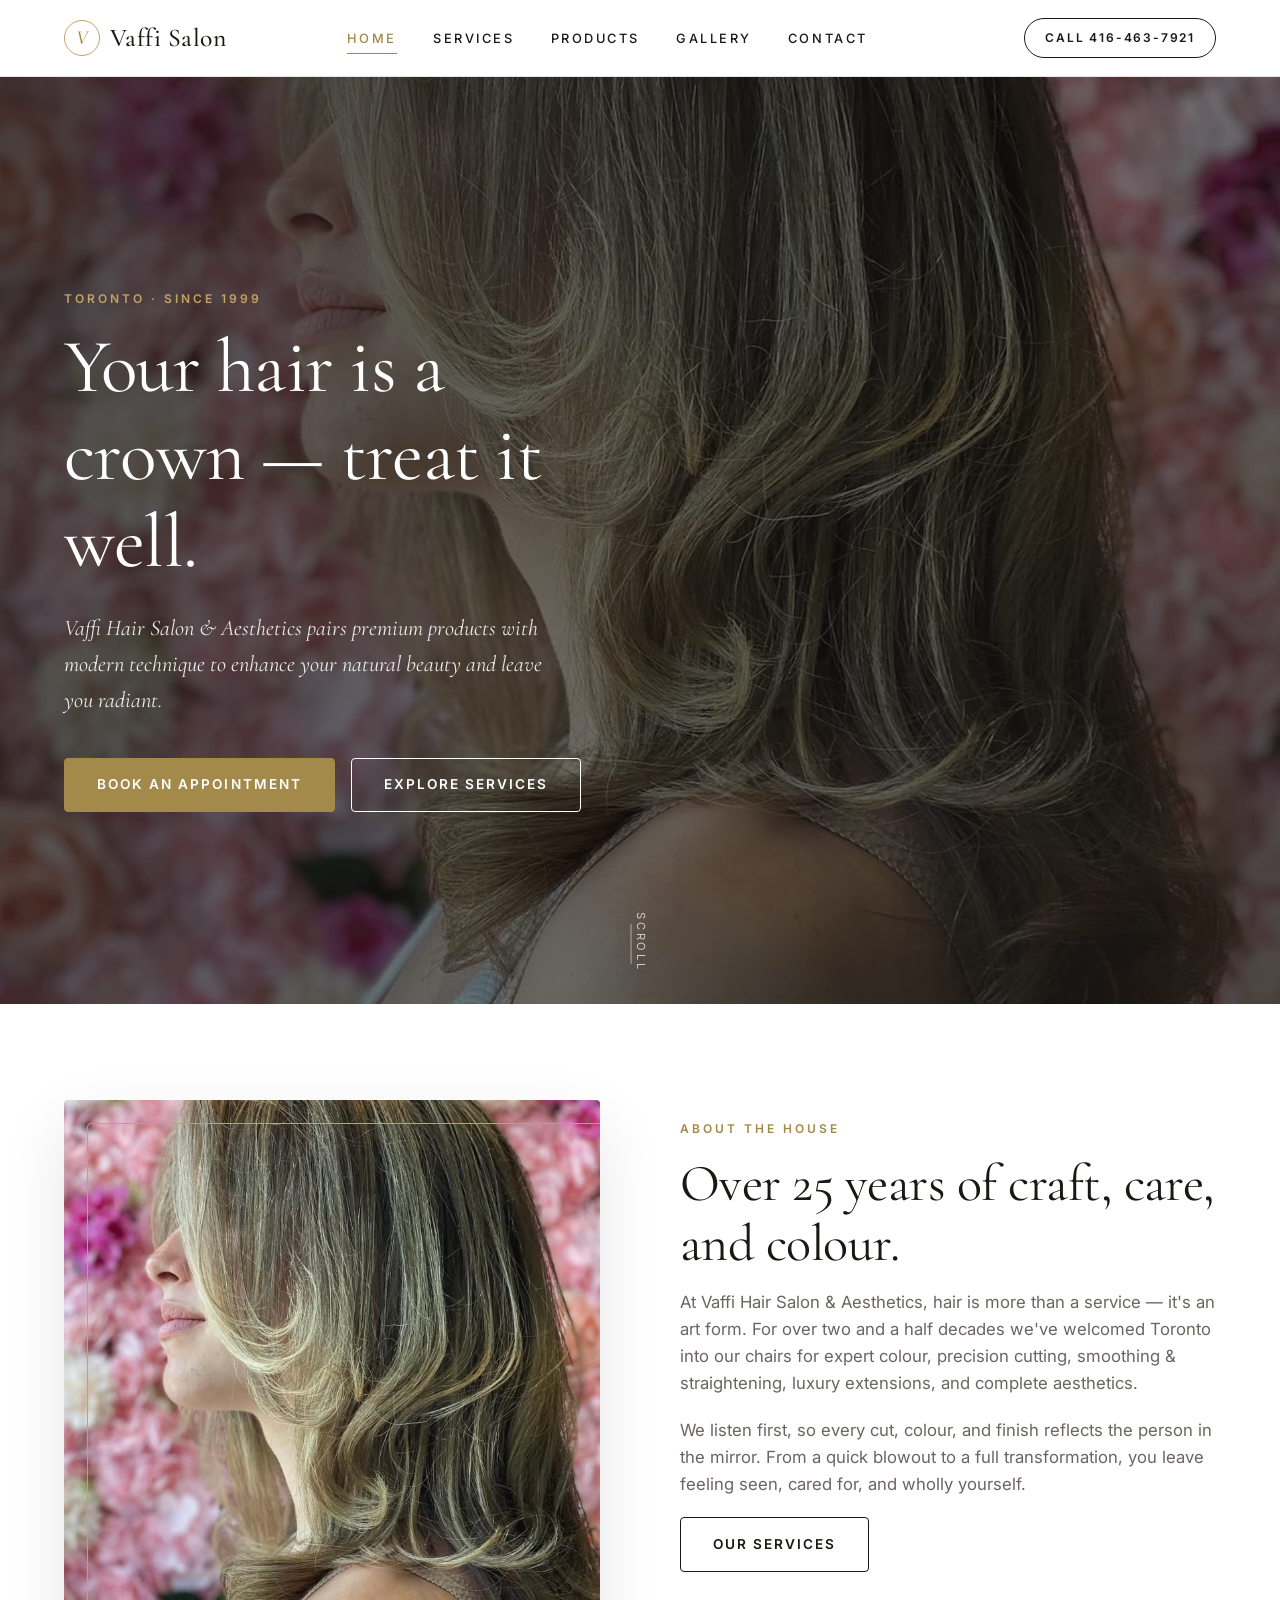
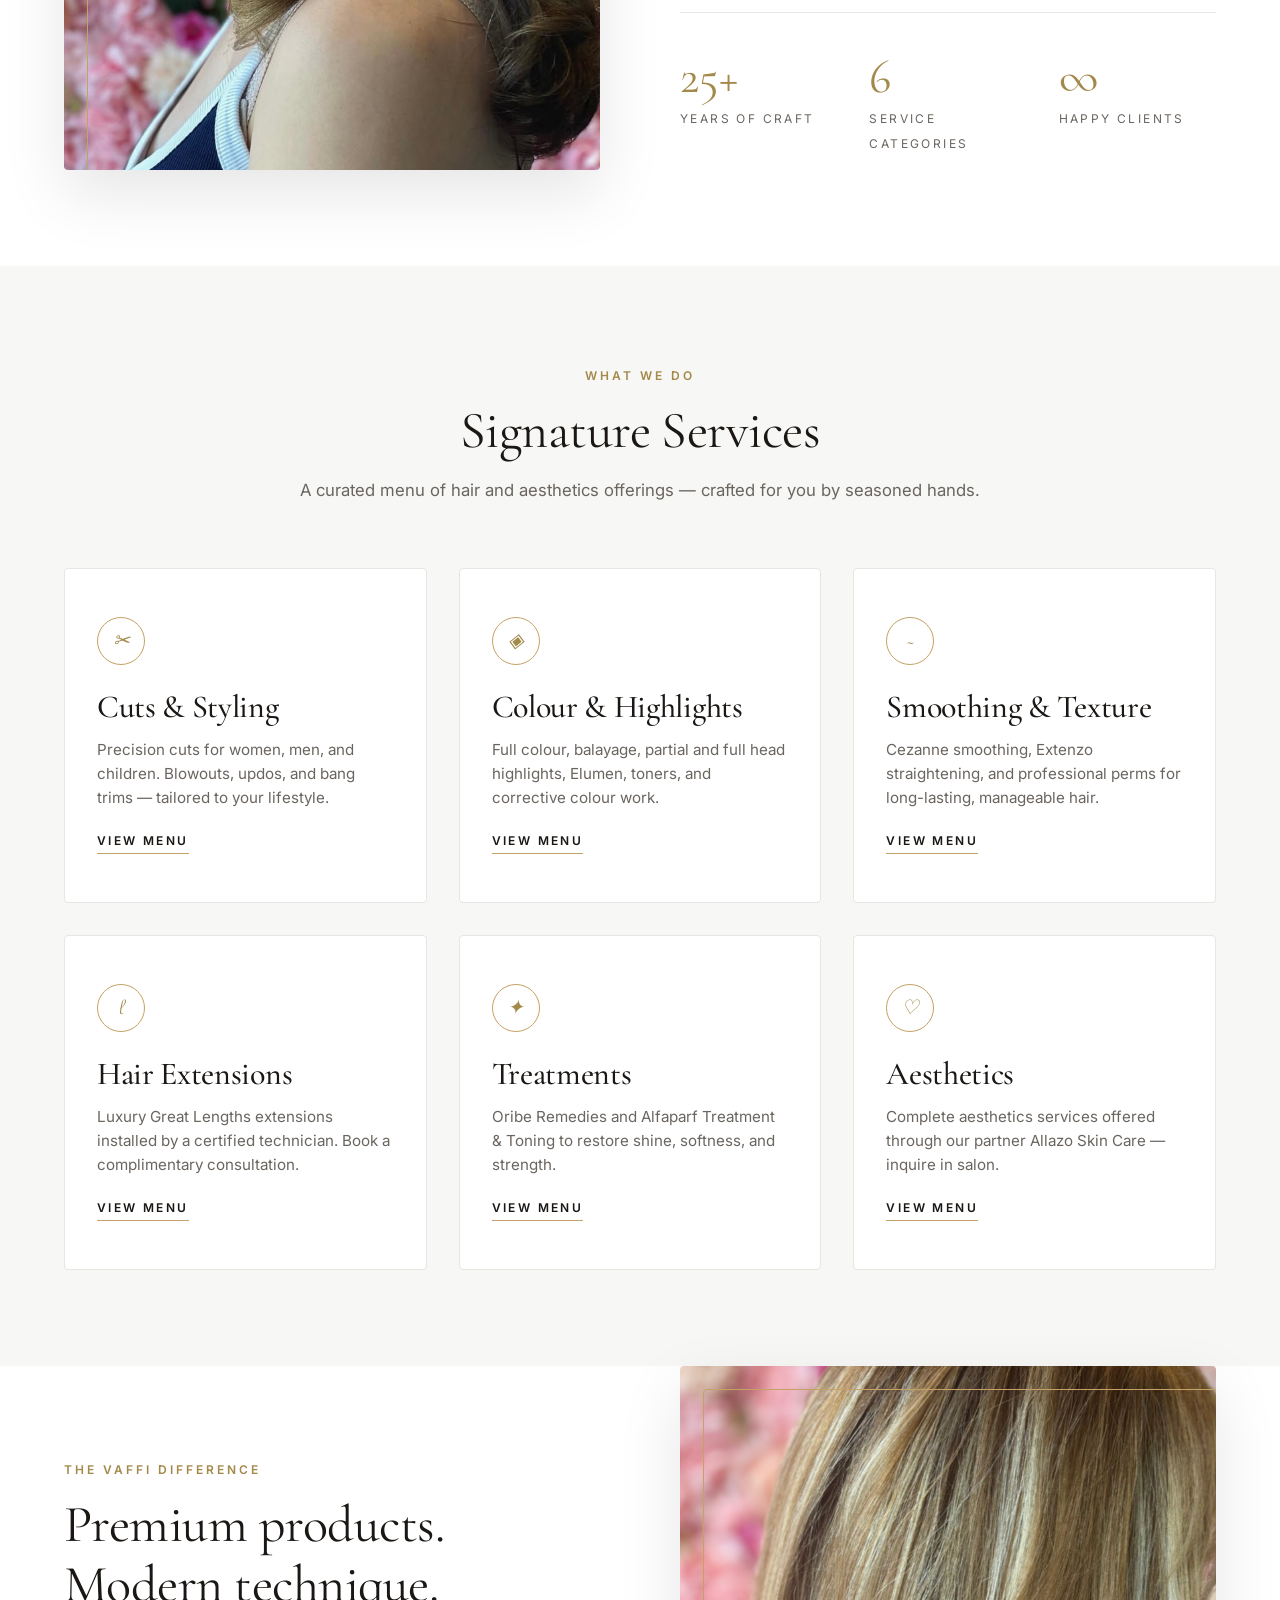
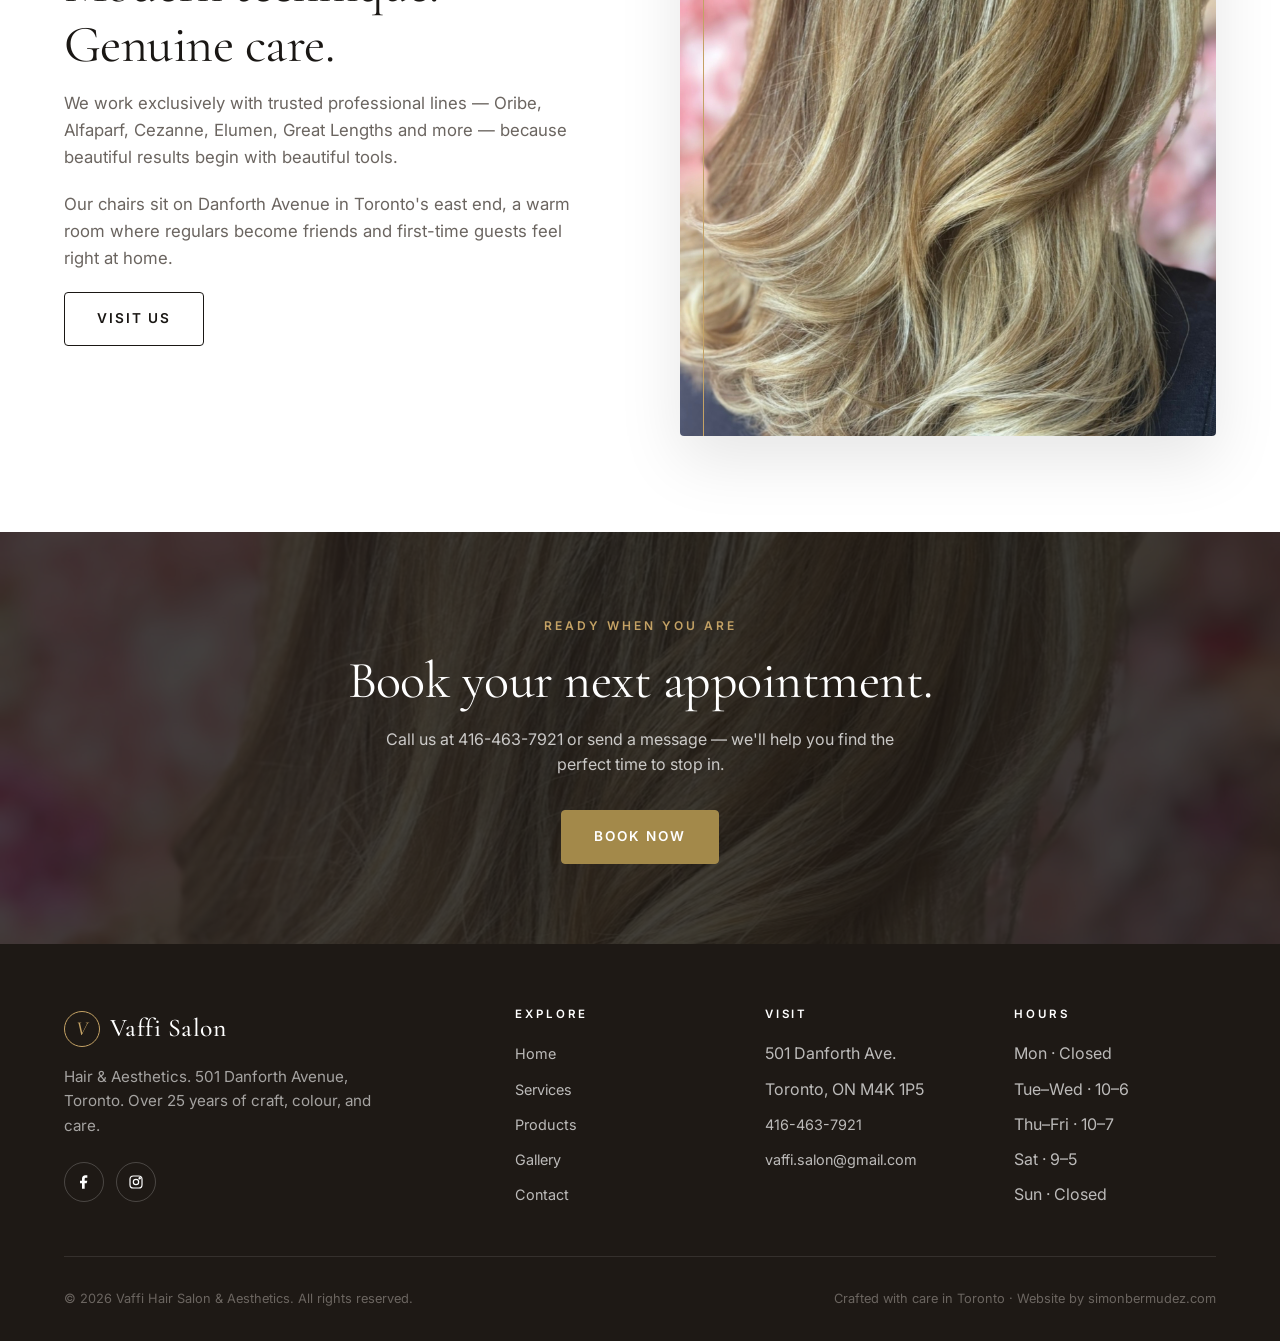
<file: index.html>
<!DOCTYPE html>
<html lang="en">
<head>
  <meta charset="UTF-8" />
  <meta name="viewport" content="width=device-width, initial-scale=1, viewport-fit=cover" />

  <title>Vaffi Hair Salon &amp; Aesthetics | Toronto Colour, Cuts &amp; Extensions on Danforth</title>
  <meta name="description" content="Vaffi Hair Salon &amp; Aesthetics on Danforth Avenue in Toronto/Greektown. Expert colour, balayage, precision cuts, Great Lengths extensions, smoothing treatments and aesthetics. Over 25 years of craft. Call 416-463-7921 to book." />
  <meta name="keywords" content="Toronto hair salon, Danforth salon, Greektown salon, balayage Toronto, hair colour Toronto, Great Lengths extensions, Cezanne smoothing, hair salon near me, Vaffi Salon" />
  <meta name="author" content="Vaffi Hair Salon &amp; Aesthetics" />
  <meta name="robots" content="index, follow, max-image-preview:large" />
  <meta name="theme-color" content="#2b2420" />
  <link rel="canonical" href="https://vaffisalon.com/" />

  <meta property="og:type" content="website" />
  <meta property="og:site_name" content="Vaffi Hair Salon &amp; Aesthetics" />
  <meta property="og:locale" content="en_CA" />
  <meta property="og:title" content="Vaffi Hair Salon &amp; Aesthetics | Toronto" />
  <meta property="og:description" content="Expert colour, cuts, extensions &amp; aesthetics on Danforth Avenue, Toronto. Over 25 years of craft." />
  <meta property="og:url" content="https://vaffisalon.com/" />
  <meta property="og:image" content="https://vaffisalon.com/images/og-image.jpg" />
  <meta property="og:image:width" content="1200" />
  <meta property="og:image:height" content="630" />
  <meta property="og:image:alt" content="Signature blonde colour work at Vaffi Hair Salon, Toronto" />

  <meta name="twitter:card" content="summary_large_image" />
  <meta name="twitter:title" content="Vaffi Hair Salon &amp; Aesthetics | Toronto" />
  <meta name="twitter:description" content="Expert colour, cuts, extensions &amp; aesthetics on Danforth Ave, Toronto." />
  <meta name="twitter:image" content="https://vaffisalon.com/images/og-image.jpg" />

  <meta name="geo.region" content="CA-ON" />
  <meta name="geo.placename" content="Toronto" />
  <meta name="geo.position" content="43.6764;-79.3494" />
  <meta name="ICBM" content="43.6764, -79.3494" />

  <link rel="preconnect" href="https://fonts.googleapis.com" />
  <link rel="preconnect" href="https://fonts.gstatic.com" crossorigin />
  <link href="https://fonts.googleapis.com/css2?family=Cormorant+Garamond:ital,wght@0,400;0,500;0,600;1,400&family=Inter:wght@300;400;500;600;700&display=swap" rel="stylesheet" />
  <link rel="stylesheet" href="css/style.css" />
  <link rel="icon" href="data:image/svg+xml,%3Csvg xmlns='http://www.w3.org/2000/svg' viewBox='0 0 100 100'%3E%3Ctext y='.9em' font-size='90' font-family='Georgia'%3E%F0%9F%92%87%3C/text%3E%3C/svg%3E" />

  <script type="application/ld+json">
  {
    "@context": "https://schema.org",
    "@type": "HairSalon",
    "@id": "https://vaffisalon.com/#salon",
    "name": "Vaffi Hair Salon & Aesthetics",
    "alternateName": "Vaffi Salon",
    "url": "https://vaffisalon.com/",
    "image": [
      "https://vaffisalon.com/images/vaffi-hair-1.jpg",
      "https://vaffisalon.com/images/vaffi-hair-2.jpg"
    ],
    "logo": "https://vaffisalon.com/images/og-image.jpg",
    "description": "Toronto/Greektown hair salon offering expert colour, cuts, smoothing, Great Lengths extensions and aesthetics. Over 25 years of craft.",
    "telephone": "+1-416-463-7921",
    "email": "vaffi.salon@gmail.com",
    "priceRange": "$$",
    "address": {
      "@type": "PostalAddress",
      "streetAddress": "501 Danforth Avenue",
      "addressLocality": "Toronto",
      "addressRegion": "ON",
      "postalCode": "M4K 1P5",
      "addressCountry": "CA"
    },
    "geo": {
      "@type": "GeoCoordinates",
      "latitude": 43.6764,
      "longitude": -79.3494
    },
    "hasMap": "https://maps.google.com/?q=501+Danforth+Ave+Toronto+ON+M4K+1P5",
    "openingHoursSpecification": [
      { "@type": "OpeningHoursSpecification", "dayOfWeek": "Tuesday",   "opens": "10:00", "closes": "18:00" },
      { "@type": "OpeningHoursSpecification", "dayOfWeek": "Wednesday", "opens": "10:00", "closes": "18:00" },
      { "@type": "OpeningHoursSpecification", "dayOfWeek": "Thursday",  "opens": "10:00", "closes": "19:00" },
      { "@type": "OpeningHoursSpecification", "dayOfWeek": "Friday",    "opens": "10:00", "closes": "19:00" },
      { "@type": "OpeningHoursSpecification", "dayOfWeek": "Saturday",  "opens": "09:00", "closes": "17:00" }
    ],
    "sameAs": [
      "https://www.instagram.com/vaffisalon",
      "https://www.facebook.com/VaffiSalon"
    ],
    "areaServed": [
      { "@type": "City", "name": "Toronto" },
      { "@type": "Place", "name": "Greektown, Toronto" },
      { "@type": "Place", "name": "Danforth, Toronto" },
      { "@type": "Place", "name": "Riverdale, Toronto" }
    ],
    "paymentAccepted": "Cash, Credit Card, Debit",
    "currenciesAccepted": "CAD",
    "hasOfferCatalog": {
      "@type": "OfferCatalog",
      "name": "Services",
      "itemListElement": [
        { "@type": "OfferCatalog", "name": "Hair Cuts & Styling" },
        { "@type": "OfferCatalog", "name": "Colour & Highlights" },
        { "@type": "OfferCatalog", "name": "Balayage" },
        { "@type": "OfferCatalog", "name": "Smoothing & Straightening" },
        { "@type": "OfferCatalog", "name": "Great Lengths Hair Extensions" },
        { "@type": "OfferCatalog", "name": "Hair Treatments" },
        { "@type": "OfferCatalog", "name": "Aesthetics" }
      ]
    }
  }
  </script>

  <script type="application/ld+json">
  {
    "@context": "https://schema.org",
    "@type": "WebSite",
    "url": "https://vaffisalon.com/",
    "name": "Vaffi Hair Salon & Aesthetics",
    "publisher": { "@id": "https://vaffisalon.com/#salon" }
  }
  </script>
</head>
<body>

  <header class="site-header">
    <nav class="nav">
      <a href="index.html" class="brand">
        <span class="brand-mark">V</span>
        <span>Vaffi Salon</span>
      </a>
      <ul class="nav-links" id="navLinks">
        <li><a href="index.html" class="active">Home</a></li>
        <li><a href="services.html">Services</a></li>
        <li><a href="products.html">Products</a></li>
        <li><a href="gallery.html">Gallery</a></li>
        <li><a href="contact.html">Contact</a></li>
        <li><a href="contact.html" class="nav-cta-mobile btn btn--gold" style="display:none">Book Now</a></li>
      </ul>
      <a href="tel:+14164637921" class="nav-cta">Call 416-463-7921</a>
      <button class="nav-toggle" id="navToggle" aria-label="Toggle menu" aria-expanded="false">
        <span></span><span></span><span></span>
      </button>
    </nav>
  </header>

  <main>

    <section class="hero">
      <div class="hero__bg"></div>
      <div class="hero__overlay"></div>
      <div class="hero__content">
        <span class="eyebrow">Toronto · Since 1999</span>
        <h1>Your hair is a crown — treat it well.</h1>
        <p class="hero__tagline">Vaffi Hair Salon &amp; Aesthetics pairs premium products with modern technique to enhance your natural beauty and leave you radiant.</p>
        <div class="hero__ctas">
          <a href="contact.html" class="btn btn--gold">Book an Appointment</a>
          <a href="services.html" class="btn">Explore Services</a>
        </div>
      </div>
      <div class="hero__scroll">Scroll</div>
    </section>

    <section class="about">
      <div class="container">
        <div class="about__grid">
          <div class="about__image reveal">
            <img src="images/vaffi-hair-1.jpg" alt="Signature blonde colour and layered cut by Vaffi Hair Salon, Toronto" width="900" height="900" loading="eager" fetchpriority="high" />
          </div>
          <div class="about__text reveal">
            <span class="eyebrow">About the House</span>
            <h2>Over 25 years of craft, care, and colour.</h2>
            <p>At Vaffi Hair Salon &amp; Aesthetics, hair is more than a service — it's an art form. For over two and a half decades we've welcomed Toronto into our chairs for expert colour, precision cutting, smoothing &amp; straightening, luxury extensions, and complete aesthetics.</p>
            <p>We listen first, so every cut, colour, and finish reflects the person in the mirror. From a quick blowout to a full transformation, you leave feeling seen, cared for, and wholly yourself.</p>
            <a href="services.html" class="btn btn--ghost">Our Services</a>
            <div class="about__stats">
              <div class="stat">
                <span class="stat__num">25+</span>
                <span class="stat__label">Years of Craft</span>
              </div>
              <div class="stat">
                <span class="stat__num">6</span>
                <span class="stat__label">Service Categories</span>
              </div>
              <div class="stat">
                <span class="stat__num">∞</span>
                <span class="stat__label">Happy Clients</span>
              </div>
            </div>
          </div>
        </div>
      </div>
    </section>

    <section class="services-preview">
      <div class="container">
        <div class="section-header reveal">
          <span class="eyebrow">What We Do</span>
          <h2>Signature Services</h2>
          <p>A curated menu of hair and aesthetics offerings — crafted for you by seasoned hands.</p>
        </div>
        <div class="services-grid">
          <article class="service-card reveal">
            <div class="service-card__icon">✂</div>
            <h3>Cuts &amp; Styling</h3>
            <p>Precision cuts for women, men, and children. Blowouts, updos, and bang trims — tailored to your lifestyle.</p>
            <a href="services.html#cuts" class="service-card__link">View Menu</a>
          </article>
          <article class="service-card reveal">
            <div class="service-card__icon">◈</div>
            <h3>Colour &amp; Highlights</h3>
            <p>Full colour, balayage, partial and full head highlights, Elumen, toners, and corrective colour work.</p>
            <a href="services.html#colour" class="service-card__link">View Menu</a>
          </article>
          <article class="service-card reveal">
            <div class="service-card__icon">~</div>
            <h3>Smoothing &amp; Texture</h3>
            <p>Cezanne smoothing, Extenzo straightening, and professional perms for long-lasting, manageable hair.</p>
            <a href="services.html#texture" class="service-card__link">View Menu</a>
          </article>
          <article class="service-card reveal">
            <div class="service-card__icon">ℓ</div>
            <h3>Hair Extensions</h3>
            <p>Luxury Great Lengths extensions installed by a certified technician. Book a complimentary consultation.</p>
            <a href="services.html#extensions" class="service-card__link">View Menu</a>
          </article>
          <article class="service-card reveal">
            <div class="service-card__icon">✦</div>
            <h3>Treatments</h3>
            <p>Oribe Remedies and Alfaparf Treatment &amp; Toning to restore shine, softness, and strength.</p>
            <a href="services.html#treatments" class="service-card__link">View Menu</a>
          </article>
          <article class="service-card reveal">
            <div class="service-card__icon">♡</div>
            <h3>Aesthetics</h3>
            <p>Complete aesthetics services offered through our partner Allazo Skin Care — inquire in salon.</p>
            <a href="services.html#aesthetics" class="service-card__link">View Menu</a>
          </article>
        </div>
      </div>
    </section>

    <section class="about" style="padding-top: 0;">
      <div class="container">
        <div class="about__grid" style="direction: rtl;">
          <div class="about__image reveal" style="direction: ltr;">
            <img src="images/vaffi-hair-2.jpg" alt="Blonde layered balayage styling by Vaffi Hair Salon on Danforth Ave, Toronto" width="900" height="900" loading="lazy" />
          </div>
          <div class="about__text reveal" style="direction: ltr;">
            <span class="eyebrow">The Vaffi Difference</span>
            <h2>Premium products. Modern technique. Genuine care.</h2>
            <p>We work exclusively with trusted professional lines — Oribe, Alfaparf, Cezanne, Elumen, Great Lengths and more — because beautiful results begin with beautiful tools.</p>
            <p>Our chairs sit on Danforth Avenue in Toronto's east end, a warm room where regulars become friends and first-time guests feel right at home.</p>
            <a href="contact.html" class="btn btn--ghost">Visit Us</a>
          </div>
        </div>
      </div>
    </section>

    <section class="cta-strip">
      <div class="container cta-strip__inner">
        <span class="eyebrow" style="color: var(--gold);">Ready When You Are</span>
        <h2>Book your next appointment.</h2>
        <p>Call us at 416-463-7921 or send a message — we'll help you find the perfect time to stop in.</p>
        <a href="contact.html" class="btn">Book Now</a>
      </div>
    </section>

  </main>

  <footer class="site-footer">
    <div class="container">
      <div class="footer-grid">
        <div class="footer-brand">
          <a href="index.html" class="brand">
            <span class="brand-mark" style="border-color: var(--gold); color: var(--gold);">V</span>
            <span style="color: var(--white);">Vaffi Salon</span>
          </a>
          <p>Hair &amp; Aesthetics. 501 Danforth Avenue, Toronto. Over 25 years of craft, colour, and care.</p>
          <div class="socials">
            <a href="https://www.facebook.com/VaffiSalon" target="_blank" rel="noopener" aria-label="Facebook">
              <svg width="16" height="16" viewBox="0 0 24 24" fill="currentColor"><path d="M13 22v-8h3l1-4h-4V7.5c0-1 .5-2 2-2h2V2h-3c-3 0-5 2-5 5v3H6v4h3v8h4z"/></svg>
            </a>
            <a href="https://www.instagram.com/vaffisalon" target="_blank" rel="noopener" aria-label="Instagram">
              <svg width="16" height="16" viewBox="0 0 24 24" fill="none" stroke="currentColor" stroke-width="1.8"><rect x="3" y="3" width="18" height="18" rx="5"/><circle cx="12" cy="12" r="4"/><circle cx="17.5" cy="6.5" r="1" fill="currentColor"/></svg>
            </a>
          </div>
        </div>

        <div class="footer-col">
          <h4>Explore</h4>
          <ul>
            <li><a href="index.html">Home</a></li>
            <li><a href="services.html">Services</a></li>
            <li><a href="products.html">Products</a></li>
            <li><a href="gallery.html">Gallery</a></li>
            <li><a href="contact.html">Contact</a></li>
          </ul>
        </div>

        <div class="footer-col">
          <h4>Visit</h4>
          <ul>
            <li>501 Danforth Ave.</li>
            <li>Toronto, ON M4K 1P5</li>
            <li><a href="tel:+14164637921">416-463-7921</a></li>
            <li><a href="mailto:vaffi.salon@gmail.com">vaffi.salon@gmail.com</a></li>
          </ul>
        </div>

        <div class="footer-col">
          <h4>Hours</h4>
          <ul>
            <li>Mon · Closed</li>
            <li>Tue–Wed · 10–6</li>
            <li>Thu–Fri · 10–7</li>
            <li>Sat · 9–5</li>
            <li>Sun · Closed</li>
          </ul>
        </div>
      </div>

      <div class="footer-bottom">
        <p>© <span id="year"></span> Vaffi Hair Salon &amp; Aesthetics. All rights reserved.</p>
        <p>Crafted with care in Toronto · Website by <a href="https://simonbermudez.com" target="_blank" rel="noopener">simonbermudez.com</a></p>
      </div>
    </div>
  </footer>

  <script src="js/main.js"></script>
</body>
</html>
</file>
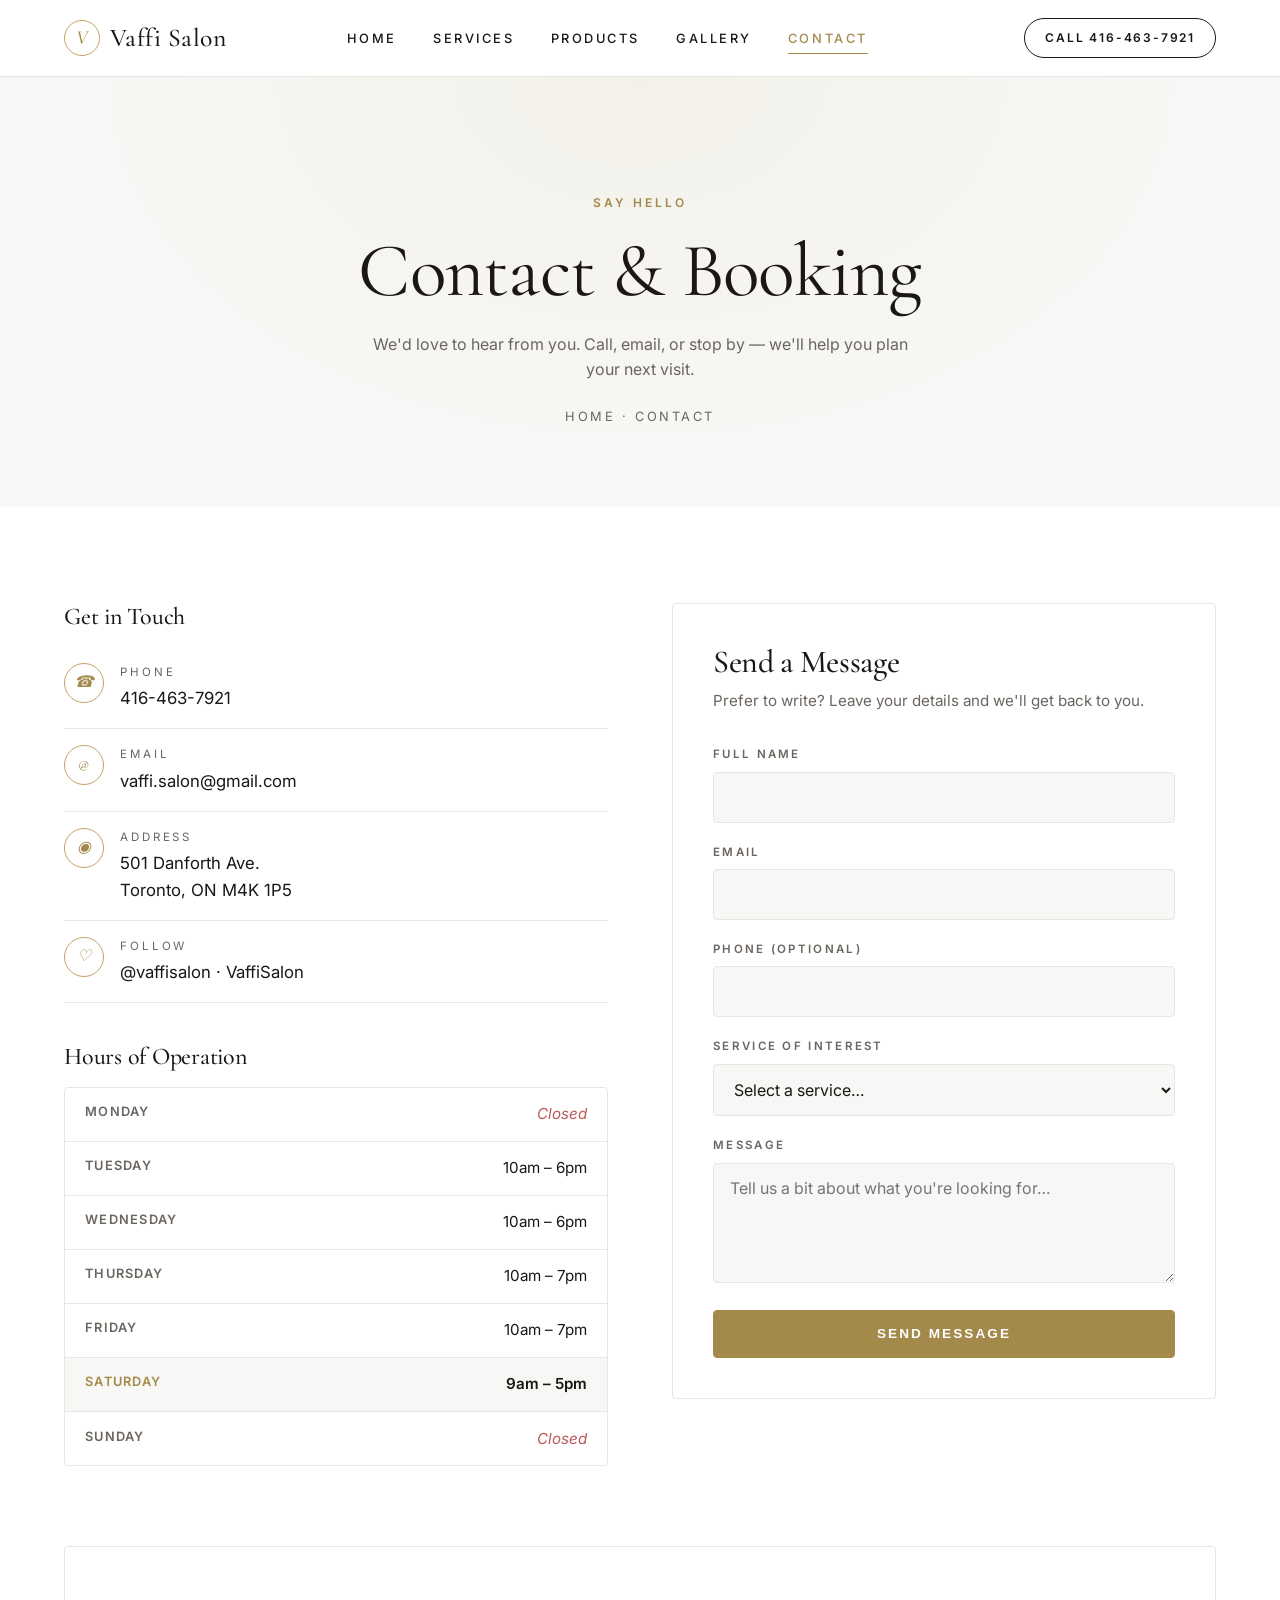
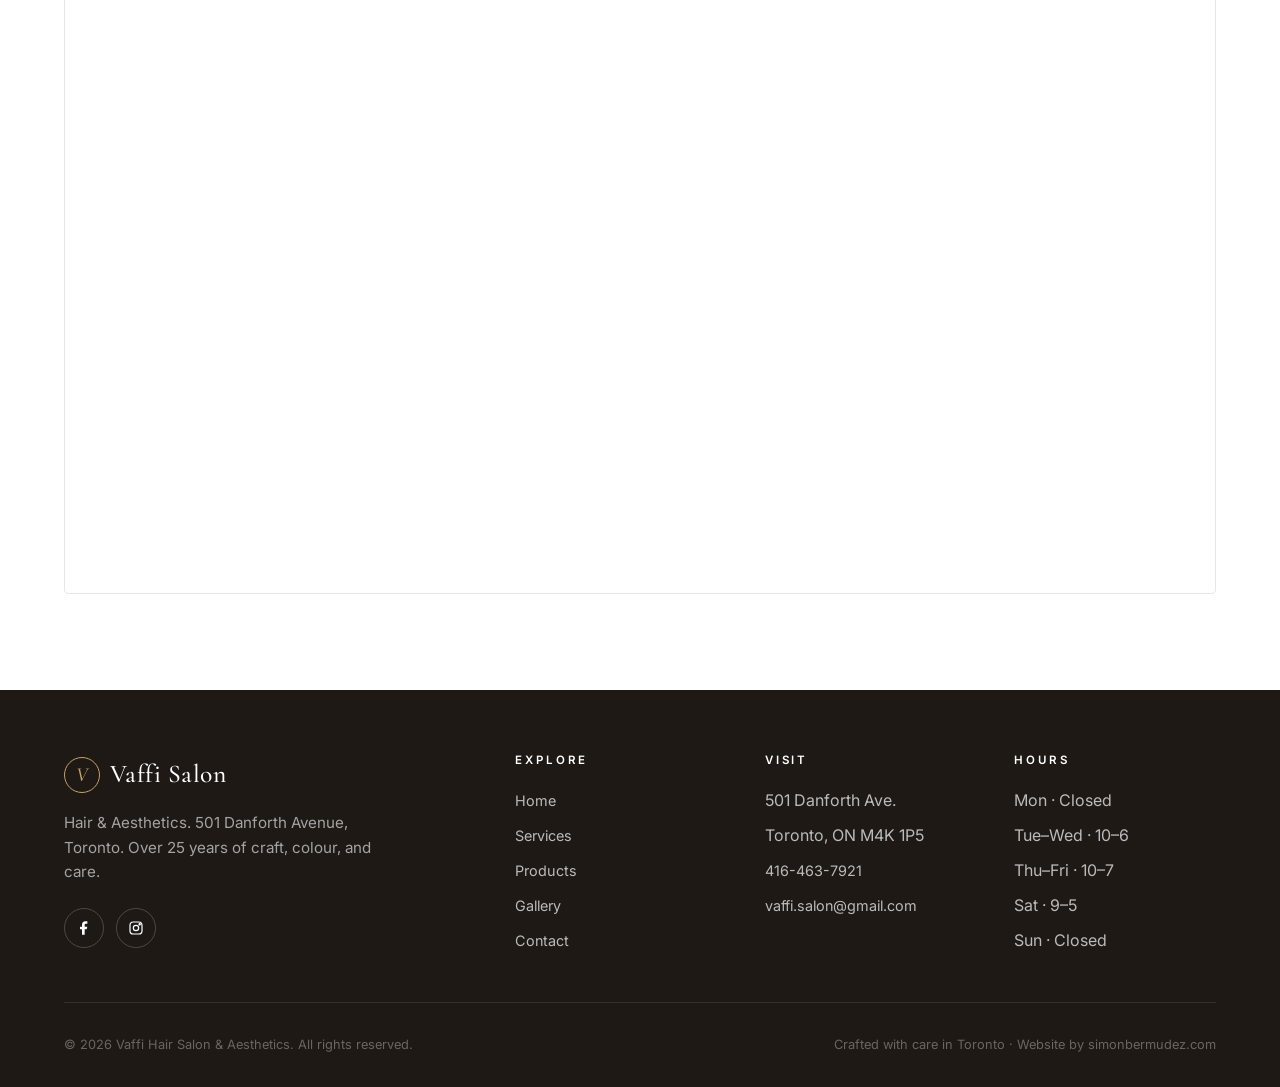
<file: contact.html>
<!DOCTYPE html>
<html lang="en">
<head>
  <meta charset="UTF-8" />
  <meta name="viewport" content="width=device-width, initial-scale=1, viewport-fit=cover" />

  <title>Contact &amp; Book | Vaffi Hair Salon | 501 Danforth Ave, Toronto</title>
  <meta name="description" content="Visit Vaffi Hair Salon &amp; Aesthetics at 501 Danforth Ave, Toronto (M4K 1P5). Call 416-463-7921 or email vaffi.salon@gmail.com to book your cut, colour, or aesthetics appointment. Open Tue–Sat." />
  <meta name="keywords" content="Vaffi Salon contact, book hair appointment Toronto, 501 Danforth Ave, Toronto hair salon phone, Greektown salon booking" />
  <meta name="robots" content="index, follow, max-image-preview:large" />
  <meta name="theme-color" content="#2b2420" />
  <link rel="canonical" href="https://vaffisalon.com/contact.html" />

  <meta property="og:type" content="website" />
  <meta property="og:site_name" content="Vaffi Hair Salon &amp; Aesthetics" />
  <meta property="og:locale" content="en_CA" />
  <meta property="og:title" content="Contact Vaffi Hair Salon | 501 Danforth Ave, Toronto" />
  <meta property="og:description" content="Call 416-463-7921 or email to book. Open Tuesday–Saturday on Danforth Ave." />
  <meta property="og:url" content="https://vaffisalon.com/contact.html" />
  <meta property="og:image" content="https://vaffisalon.com/images/og-image.jpg" />
  <meta property="og:image:width" content="1200" />
  <meta property="og:image:height" content="630" />

  <meta name="twitter:card" content="summary_large_image" />
  <meta name="twitter:title" content="Contact Vaffi Hair Salon | 501 Danforth Ave, Toronto" />
  <meta name="twitter:description" content="Call 416-463-7921 or email to book — open Tuesday to Saturday." />
  <meta name="twitter:image" content="https://vaffisalon.com/images/og-image.jpg" />

  <meta name="geo.region" content="CA-ON" />
  <meta name="geo.placename" content="Toronto" />
  <meta name="geo.position" content="43.6764;-79.3494" />
  <meta name="ICBM" content="43.6764, -79.3494" />

  <link rel="preconnect" href="https://fonts.googleapis.com" />
  <link rel="preconnect" href="https://fonts.gstatic.com" crossorigin />
  <link href="https://fonts.googleapis.com/css2?family=Cormorant+Garamond:ital,wght@0,400;0,500;0,600;1,400&family=Inter:wght@300;400;500;600;700&display=swap" rel="stylesheet" />
  <link rel="stylesheet" href="css/style.css" />
  <link rel="icon" href="data:image/svg+xml,%3Csvg xmlns='http://www.w3.org/2000/svg' viewBox='0 0 100 100'%3E%3Ctext y='.9em' font-size='90' font-family='Georgia'%3E%F0%9F%92%87%3C/text%3E%3C/svg%3E" />

  <script type="application/ld+json">
  {
    "@context": "https://schema.org",
    "@type": "BreadcrumbList",
    "itemListElement": [
      { "@type": "ListItem", "position": 1, "name": "Home",    "item": "https://vaffisalon.com/" },
      { "@type": "ListItem", "position": 2, "name": "Contact", "item": "https://vaffisalon.com/contact.html" }
    ]
  }
  </script>

  <script type="application/ld+json">
  {
    "@context": "https://schema.org",
    "@type": "HairSalon",
    "@id": "https://vaffisalon.com/#salon",
    "name": "Vaffi Hair Salon & Aesthetics",
    "url": "https://vaffisalon.com/",
    "image": "https://vaffisalon.com/images/vaffi-hair-1.jpg",
    "telephone": "+1-416-463-7921",
    "email": "vaffi.salon@gmail.com",
    "priceRange": "$$",
    "address": {
      "@type": "PostalAddress",
      "streetAddress": "501 Danforth Avenue",
      "addressLocality": "Toronto",
      "addressRegion": "ON",
      "postalCode": "M4K 1P5",
      "addressCountry": "CA"
    },
    "geo": { "@type": "GeoCoordinates", "latitude": 43.6764, "longitude": -79.3494 },
    "openingHoursSpecification": [
      { "@type": "OpeningHoursSpecification", "dayOfWeek": "Tuesday",   "opens": "10:00", "closes": "18:00" },
      { "@type": "OpeningHoursSpecification", "dayOfWeek": "Wednesday", "opens": "10:00", "closes": "18:00" },
      { "@type": "OpeningHoursSpecification", "dayOfWeek": "Thursday",  "opens": "10:00", "closes": "19:00" },
      { "@type": "OpeningHoursSpecification", "dayOfWeek": "Friday",    "opens": "10:00", "closes": "19:00" },
      { "@type": "OpeningHoursSpecification", "dayOfWeek": "Saturday",  "opens": "09:00", "closes": "17:00" }
    ],
    "sameAs": [
      "https://www.instagram.com/vaffisalon",
      "https://www.facebook.com/VaffiSalon"
    ]
  }
  </script>
</head>
<body>

  <header class="site-header">
    <nav class="nav">
      <a href="index.html" class="brand">
        <span class="brand-mark">V</span>
        <span>Vaffi Salon</span>
      </a>
      <ul class="nav-links" id="navLinks">
        <li><a href="index.html">Home</a></li>
        <li><a href="services.html">Services</a></li>
        <li><a href="products.html">Products</a></li>
        <li><a href="gallery.html">Gallery</a></li>
        <li><a href="contact.html" class="active">Contact</a></li>
        <li><a href="contact.html" class="nav-cta-mobile btn btn--gold" style="display:none">Book Now</a></li>
      </ul>
      <a href="tel:+14164637921" class="nav-cta">Call 416-463-7921</a>
      <button class="nav-toggle" id="navToggle" aria-label="Toggle menu" aria-expanded="false">
        <span></span><span></span><span></span>
      </button>
    </nav>
  </header>

  <main>

    <section class="page-hero">
      <div class="container page-hero__content">
        <span class="eyebrow">Say Hello</span>
        <h1>Contact &amp; Booking</h1>
        <p style="max-width: 55ch; margin: 1rem auto 0;">We'd love to hear from you. Call, email, or stop by — we'll help you plan your next visit.</p>
        <div class="breadcrumbs"><a href="index.html">Home</a> · Contact</div>
      </div>
    </section>

    <section>
      <div class="container">
        <div class="contact-grid">

          <div class="contact-info reveal">
            <h3>Get in Touch</h3>

            <div class="contact-detail">
              <div class="contact-detail__icon">☎</div>
              <div>
                <div class="contact-detail__label">Phone</div>
                <div class="contact-detail__value"><a href="tel:+14164637921">416-463-7921</a></div>
              </div>
            </div>

            <div class="contact-detail">
              <div class="contact-detail__icon">@</div>
              <div>
                <div class="contact-detail__label">Email</div>
                <div class="contact-detail__value"><a href="mailto:vaffi.salon@gmail.com">vaffi.salon@gmail.com</a></div>
              </div>
            </div>

            <div class="contact-detail">
              <div class="contact-detail__icon">◉</div>
              <div>
                <div class="contact-detail__label">Address</div>
                <div class="contact-detail__value">
                  <a href="https://maps.google.com/?q=501+Danforth+Ave+Toronto+ON+M4K+1P5" target="_blank" rel="noopener">
                    501 Danforth Ave.<br />Toronto, ON M4K 1P5
                  </a>
                </div>
              </div>
            </div>

            <div class="contact-detail">
              <div class="contact-detail__icon">♡</div>
              <div>
                <div class="contact-detail__label">Follow</div>
                <div class="contact-detail__value">
                  <a href="https://www.instagram.com/vaffisalon" target="_blank" rel="noopener">@vaffisalon</a> ·
                  <a href="https://www.facebook.com/VaffiSalon" target="_blank" rel="noopener">VaffiSalon</a>
                </div>
              </div>
            </div>

            <h3>Hours of Operation</h3>
            <ul class="hours-list" id="hoursList">
              <li data-day="1"><span class="day">Monday</span><span class="time closed">Closed</span></li>
              <li data-day="2"><span class="day">Tuesday</span><span class="time">10am – 6pm</span></li>
              <li data-day="3"><span class="day">Wednesday</span><span class="time">10am – 6pm</span></li>
              <li data-day="4"><span class="day">Thursday</span><span class="time">10am – 7pm</span></li>
              <li data-day="5"><span class="day">Friday</span><span class="time">10am – 7pm</span></li>
              <li data-day="6"><span class="day">Saturday</span><span class="time">9am – 5pm</span></li>
              <li data-day="0"><span class="day">Sunday</span><span class="time closed">Closed</span></li>
            </ul>
          </div>

          <form class="contact-form reveal" id="contactForm" action="https://formspree.io/f/mdabwzar" method="POST" novalidate>
            <h3 style="margin-bottom: 0.5rem;">Send a Message</h3>
            <p style="margin-bottom: 2rem; font-size: 0.95rem;">Prefer to write? Leave your details and we'll get back to you.</p>

            <div class="form-group">
              <label for="name">Full Name</label>
              <input type="text" id="name" name="name" required />
            </div>

            <div class="form-group">
              <label for="email">Email</label>
              <input type="email" id="email" name="email" required />
            </div>

            <div class="form-group">
              <label for="phone">Phone (optional)</label>
              <input type="tel" id="phone" name="phone" />
            </div>

            <div class="form-group">
              <label for="service">Service of Interest</label>
              <select id="service" name="service">
                <option value="">Select a service…</option>
                <option>Cut &amp; Style</option>
                <option>Colour / Highlights</option>
                <option>Balayage</option>
                <option>Smoothing / Straightening</option>
                <option>Great Lengths Extensions</option>
                <option>Treatments</option>
                <option>Aesthetics</option>
                <option>Other</option>
              </select>
            </div>

            <div class="form-group">
              <label for="message">Message</label>
              <textarea id="message" name="message" placeholder="Tell us a bit about what you're looking for…" required></textarea>
            </div>

            <button type="submit" class="btn btn--gold" style="width: 100%;">Send Message</button>
            <p id="formStatus" style="margin-top: 1rem; text-align: center; font-size: 0.9rem; display: none;"></p>
          </form>

        </div>

        <div class="map-embed reveal" style="margin-top: 5rem;">
          <iframe
            src="https://www.google.com/maps?q=501+Danforth+Ave+Toronto+ON&output=embed"
            title="Vaffi Salon location"
            loading="lazy"
            referrerpolicy="no-referrer-when-downgrade"
            allowfullscreen></iframe>
        </div>

      </div>
    </section>

  </main>

  <footer class="site-footer">
    <div class="container">
      <div class="footer-grid">
        <div class="footer-brand">
          <a href="index.html" class="brand">
            <span class="brand-mark" style="border-color: var(--gold); color: var(--gold);">V</span>
            <span style="color: var(--white);">Vaffi Salon</span>
          </a>
          <p>Hair &amp; Aesthetics. 501 Danforth Avenue, Toronto. Over 25 years of craft, colour, and care.</p>
          <div class="socials">
            <a href="https://www.facebook.com/VaffiSalon" target="_blank" rel="noopener" aria-label="Facebook">
              <svg width="16" height="16" viewBox="0 0 24 24" fill="currentColor"><path d="M13 22v-8h3l1-4h-4V7.5c0-1 .5-2 2-2h2V2h-3c-3 0-5 2-5 5v3H6v4h3v8h4z"/></svg>
            </a>
            <a href="https://www.instagram.com/vaffisalon" target="_blank" rel="noopener" aria-label="Instagram">
              <svg width="16" height="16" viewBox="0 0 24 24" fill="none" stroke="currentColor" stroke-width="1.8"><rect x="3" y="3" width="18" height="18" rx="5"/><circle cx="12" cy="12" r="4"/><circle cx="17.5" cy="6.5" r="1" fill="currentColor"/></svg>
            </a>
          </div>
        </div>
        <div class="footer-col">
          <h4>Explore</h4>
          <ul>
            <li><a href="index.html">Home</a></li>
            <li><a href="services.html">Services</a></li>
            <li><a href="products.html">Products</a></li>
            <li><a href="gallery.html">Gallery</a></li>
            <li><a href="contact.html">Contact</a></li>
          </ul>
        </div>
        <div class="footer-col">
          <h4>Visit</h4>
          <ul>
            <li>501 Danforth Ave.</li>
            <li>Toronto, ON M4K 1P5</li>
            <li><a href="tel:+14164637921">416-463-7921</a></li>
            <li><a href="mailto:vaffi.salon@gmail.com">vaffi.salon@gmail.com</a></li>
          </ul>
        </div>
        <div class="footer-col">
          <h4>Hours</h4>
          <ul>
            <li>Mon · Closed</li>
            <li>Tue–Wed · 10–6</li>
            <li>Thu–Fri · 10–7</li>
            <li>Sat · 9–5</li>
            <li>Sun · Closed</li>
          </ul>
        </div>
      </div>
      <div class="footer-bottom">
        <p>© <span id="year"></span> Vaffi Hair Salon &amp; Aesthetics. All rights reserved.</p>
        <p>Crafted with care in Toronto · Website by <a href="https://simonbermudez.com" target="_blank" rel="noopener">simonbermudez.com</a></p>
      </div>
    </div>
  </footer>

  <script src="js/main.js"></script>
</body>
</html>
</file>
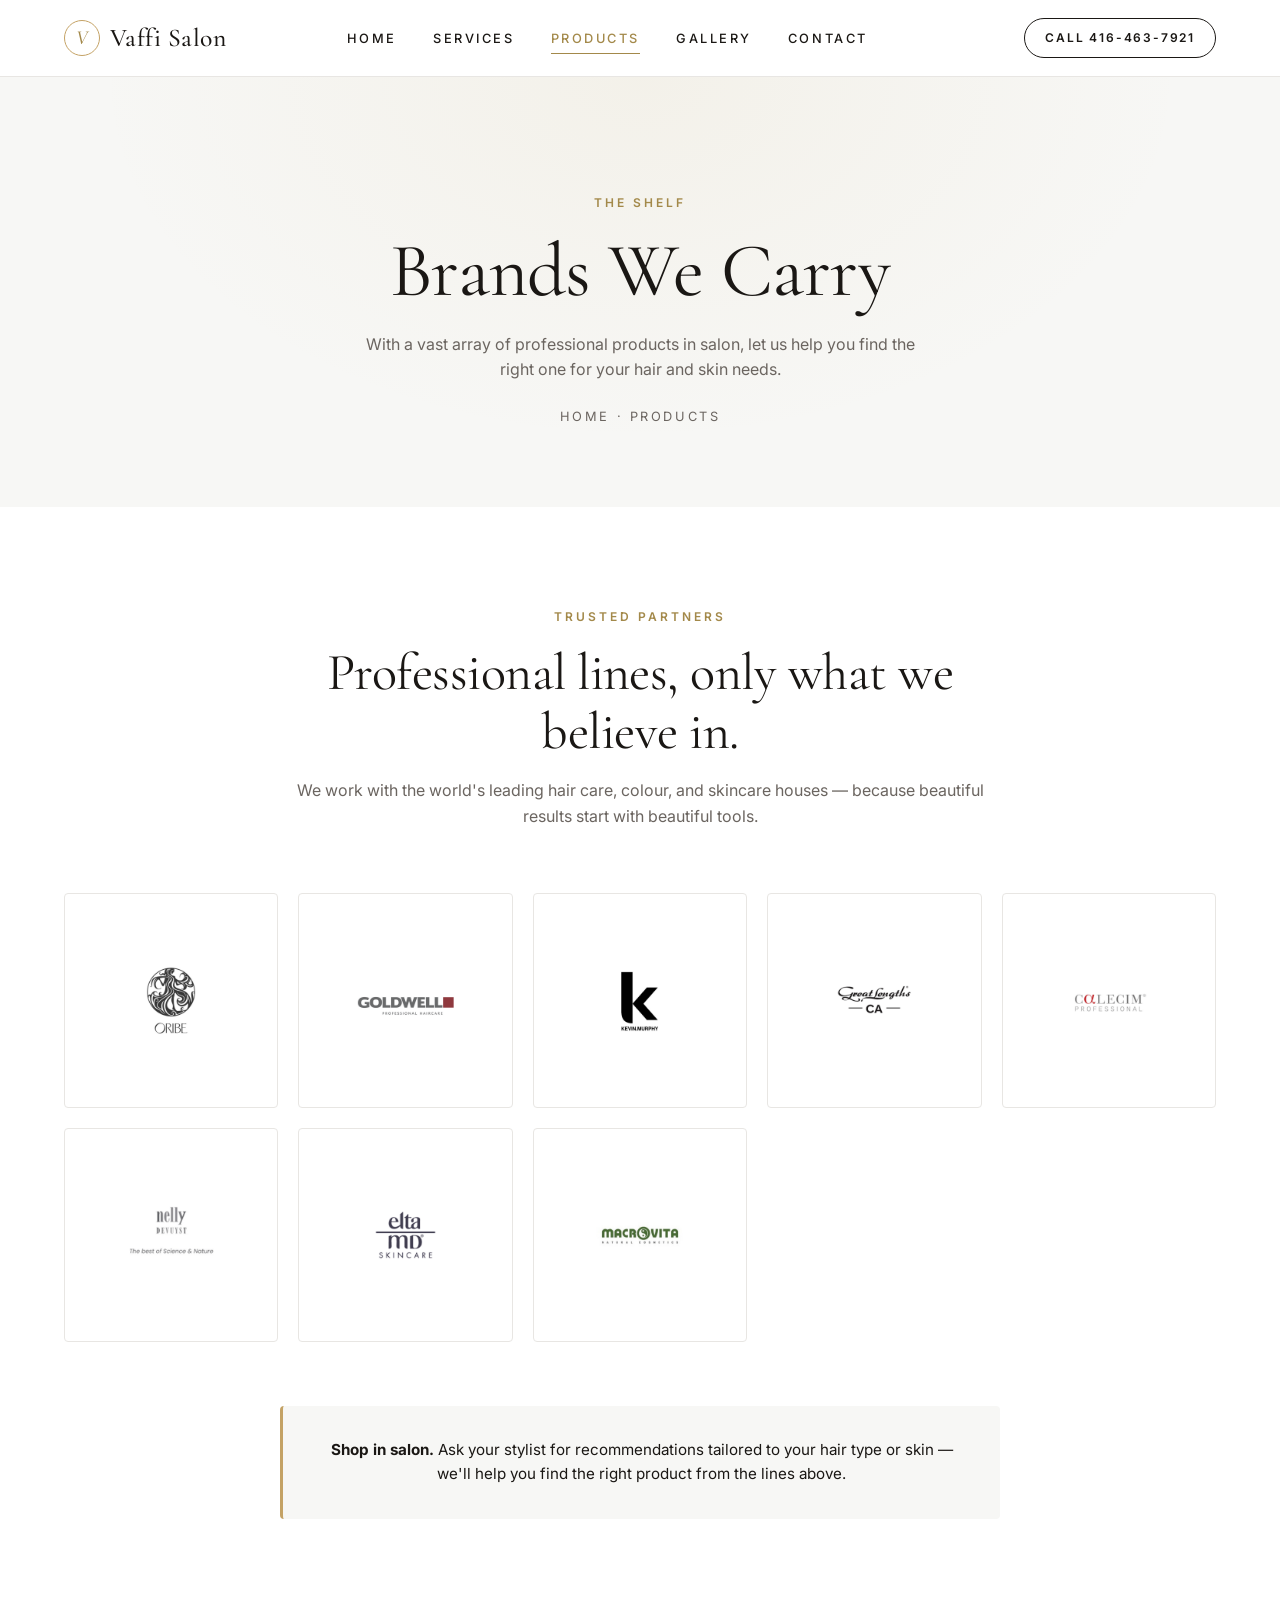
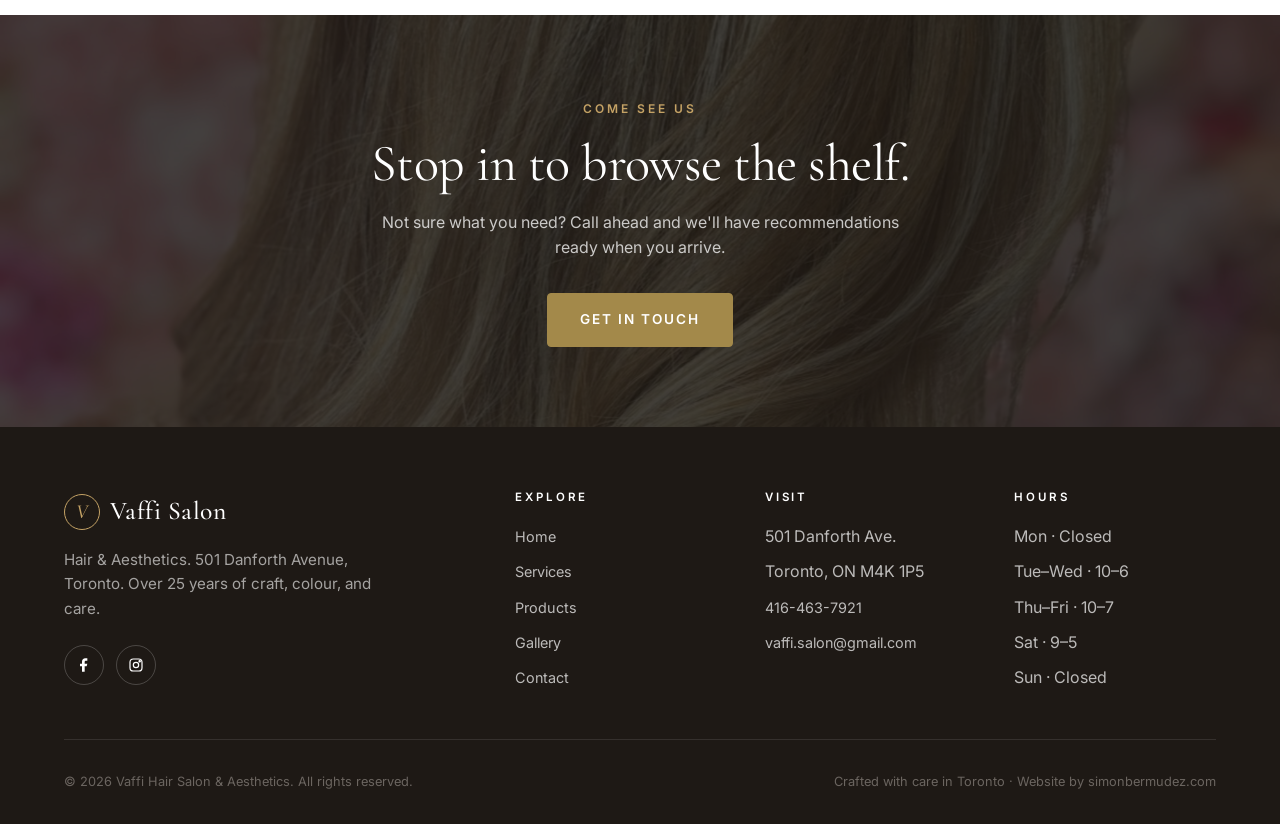
<file: products.html>
<!DOCTYPE html>
<html lang="en">
<head>
  <meta charset="UTF-8" />
  <meta name="viewport" content="width=device-width, initial-scale=1, viewport-fit=cover" />

  <title>Brands We Carry | Oribe, Goldwell, Kevin Murphy &amp; More | Vaffi Salon Toronto</title>
  <meta name="description" content="Professional hair &amp; skincare brands carried at Vaffi Salon on Danforth Ave, Toronto: Oribe, Goldwell, Kevin Murphy, Great Lengths, Calecim, Nelly DeVuyst, EltaMD, Macrovita." />
  <meta name="keywords" content="Oribe Toronto, Goldwell Toronto, Kevin Murphy Toronto, Great Lengths extensions, EltaMD Toronto, professional hair products Toronto" />
  <meta name="robots" content="index, follow, max-image-preview:large" />
  <meta name="theme-color" content="#2b2420" />
  <link rel="canonical" href="https://vaffisalon.com/products.html" />

  <meta property="og:type" content="website" />
  <meta property="og:site_name" content="Vaffi Hair Salon &amp; Aesthetics" />
  <meta property="og:locale" content="en_CA" />
  <meta property="og:title" content="Brands We Carry | Vaffi Hair Salon Toronto" />
  <meta property="og:description" content="Professional hair &amp; skincare lines at Vaffi — Oribe, Goldwell, Kevin Murphy, Great Lengths &amp; more." />
  <meta property="og:url" content="https://vaffisalon.com/products.html" />
  <meta property="og:image" content="https://vaffisalon.com/images/og-image.jpg" />
  <meta property="og:image:width" content="1200" />
  <meta property="og:image:height" content="630" />

  <meta name="twitter:card" content="summary_large_image" />
  <meta name="twitter:title" content="Brands We Carry | Vaffi Hair Salon Toronto" />
  <meta name="twitter:description" content="Oribe, Goldwell, Kevin Murphy, Great Lengths &amp; more on Danforth Ave." />
  <meta name="twitter:image" content="https://vaffisalon.com/images/og-image.jpg" />

  <link rel="preconnect" href="https://fonts.googleapis.com" />
  <link rel="preconnect" href="https://fonts.gstatic.com" crossorigin />
  <link href="https://fonts.googleapis.com/css2?family=Cormorant+Garamond:ital,wght@0,400;0,500;0,600;1,400&family=Inter:wght@300;400;500;600;700&display=swap" rel="stylesheet" />
  <link rel="stylesheet" href="css/style.css" />
  <link rel="icon" href="data:image/svg+xml,%3Csvg xmlns='http://www.w3.org/2000/svg' viewBox='0 0 100 100'%3E%3Ctext y='.9em' font-size='90' font-family='Georgia'%3E%F0%9F%92%87%3C/text%3E%3C/svg%3E" />

  <script type="application/ld+json">
  {
    "@context": "https://schema.org",
    "@type": "BreadcrumbList",
    "itemListElement": [
      { "@type": "ListItem", "position": 1, "name": "Home",     "item": "https://vaffisalon.com/" },
      { "@type": "ListItem", "position": 2, "name": "Products", "item": "https://vaffisalon.com/products.html" }
    ]
  }
  </script>
</head>
<body>

  <header class="site-header">
    <nav class="nav">
      <a href="index.html" class="brand">
        <span class="brand-mark">V</span>
        <span>Vaffi Salon</span>
      </a>
      <ul class="nav-links" id="navLinks">
        <li><a href="index.html">Home</a></li>
        <li><a href="services.html">Services</a></li>
        <li><a href="products.html" class="active">Products</a></li>
        <li><a href="gallery.html">Gallery</a></li>
        <li><a href="contact.html">Contact</a></li>
        <li><a href="contact.html" class="nav-cta-mobile btn btn--gold" style="display:none">Book Now</a></li>
      </ul>
      <a href="tel:+14164637921" class="nav-cta">Call 416-463-7921</a>
      <button class="nav-toggle" id="navToggle" aria-label="Toggle menu" aria-expanded="false">
        <span></span><span></span><span></span>
      </button>
    </nav>
  </header>

  <main>

    <section class="page-hero">
      <div class="container page-hero__content">
        <span class="eyebrow">The Shelf</span>
        <h1>Brands We Carry</h1>
        <p style="max-width: 55ch; margin: 1rem auto 0;">With a vast array of professional products in salon, let us help you find the right one for your hair and skin needs.</p>
        <div class="breadcrumbs"><a href="index.html">Home</a> · Products</div>
      </div>
    </section>

    <section>
      <div class="container">
        <div class="products-intro reveal">
          <span class="eyebrow">Trusted Partners</span>
          <h2>Professional lines, only what we believe in.</h2>
          <p style="margin-top: 1rem;">We work with the world's leading hair care, colour, and skincare houses — because beautiful results start with beautiful tools.</p>
        </div>

        <div class="brands-grid">
          <div class="brand-tile reveal">
            <img src="images/brand-oribe.png" alt="Oribe professional hair care logo" width="260" height="260" loading="lazy" />
            <span class="brand-tile__name">Oribe</span>
          </div>
          <div class="brand-tile reveal">
            <img src="images/brand-goldwell.png" alt="Goldwell Professional Haircare" width="260" height="260" loading="lazy" />
            <span class="brand-tile__name">Goldwell</span>
          </div>
          <div class="brand-tile reveal">
            <img src="images/brand-kevinmurphy.png" alt="Kevin Murphy" width="260" height="260" loading="lazy" />
            <span class="brand-tile__name">Kevin Murphy</span>
          </div>
          <div class="brand-tile reveal">
            <img src="images/brand-greatlengths.png" alt="Great Lengths CA" width="260" height="260" loading="lazy" />
            <span class="brand-tile__name">Great Lengths</span>
          </div>
          <div class="brand-tile reveal">
            <img src="images/brand-calecim.png" alt="Calecim Professional" width="260" height="260" loading="lazy" />
            <span class="brand-tile__name">Calecim</span>
          </div>
          <div class="brand-tile reveal">
            <img src="images/brand-nellydevuyst.png" alt="Nelly DeVuyst" width="260" height="260" loading="lazy" />
            <span class="brand-tile__name">Nelly DeVuyst</span>
          </div>
          <div class="brand-tile reveal">
            <img src="images/brand-eltamd.png" alt="EltaMD Skincare" width="260" height="260" loading="lazy" />
            <span class="brand-tile__name">EltaMD</span>
          </div>
          <div class="brand-tile reveal">
            <img src="images/brand-macrovita.jpg" alt="Macrovita Natural Cosmetics" width="260" height="260" loading="lazy" />
            <span class="brand-tile__name">Macrovita</span>
          </div>
        </div>

        <div class="price-note reveal">
          <p><strong>Shop in salon.</strong> Ask your stylist for recommendations tailored to your hair type or skin — we'll help you find the right product from the lines above.</p>
        </div>
      </div>
    </section>

    <section class="cta-strip">
      <div class="container cta-strip__inner">
        <span class="eyebrow" style="color: var(--gold);">Come See Us</span>
        <h2>Stop in to browse the shelf.</h2>
        <p>Not sure what you need? Call ahead and we'll have recommendations ready when you arrive.</p>
        <a href="contact.html" class="btn">Get in Touch</a>
      </div>
    </section>

  </main>

  <footer class="site-footer">
    <div class="container">
      <div class="footer-grid">
        <div class="footer-brand">
          <a href="index.html" class="brand">
            <span class="brand-mark" style="border-color: var(--gold); color: var(--gold);">V</span>
            <span style="color: var(--white);">Vaffi Salon</span>
          </a>
          <p>Hair &amp; Aesthetics. 501 Danforth Avenue, Toronto. Over 25 years of craft, colour, and care.</p>
          <div class="socials">
            <a href="https://www.facebook.com/VaffiSalon" target="_blank" rel="noopener" aria-label="Facebook">
              <svg width="16" height="16" viewBox="0 0 24 24" fill="currentColor"><path d="M13 22v-8h3l1-4h-4V7.5c0-1 .5-2 2-2h2V2h-3c-3 0-5 2-5 5v3H6v4h3v8h4z"/></svg>
            </a>
            <a href="https://www.instagram.com/vaffisalon" target="_blank" rel="noopener" aria-label="Instagram">
              <svg width="16" height="16" viewBox="0 0 24 24" fill="none" stroke="currentColor" stroke-width="1.8"><rect x="3" y="3" width="18" height="18" rx="5"/><circle cx="12" cy="12" r="4"/><circle cx="17.5" cy="6.5" r="1" fill="currentColor"/></svg>
            </a>
          </div>
        </div>
        <div class="footer-col">
          <h4>Explore</h4>
          <ul>
            <li><a href="index.html">Home</a></li>
            <li><a href="services.html">Services</a></li>
            <li><a href="products.html">Products</a></li>
            <li><a href="gallery.html">Gallery</a></li>
            <li><a href="contact.html">Contact</a></li>
          </ul>
        </div>
        <div class="footer-col">
          <h4>Visit</h4>
          <ul>
            <li>501 Danforth Ave.</li>
            <li>Toronto, ON M4K 1P5</li>
            <li><a href="tel:+14164637921">416-463-7921</a></li>
            <li><a href="mailto:vaffi.salon@gmail.com">vaffi.salon@gmail.com</a></li>
          </ul>
        </div>
        <div class="footer-col">
          <h4>Hours</h4>
          <ul>
            <li>Mon · Closed</li>
            <li>Tue–Wed · 10–6</li>
            <li>Thu–Fri · 10–7</li>
            <li>Sat · 9–5</li>
            <li>Sun · Closed</li>
          </ul>
        </div>
      </div>
      <div class="footer-bottom">
        <p>© <span id="year"></span> Vaffi Hair Salon &amp; Aesthetics. All rights reserved.</p>
        <p>Crafted with care in Toronto · Website by <a href="https://simonbermudez.com" target="_blank" rel="noopener">simonbermudez.com</a></p>
      </div>
    </div>
  </footer>

  <script src="js/main.js"></script>
</body>
</html>
</file>
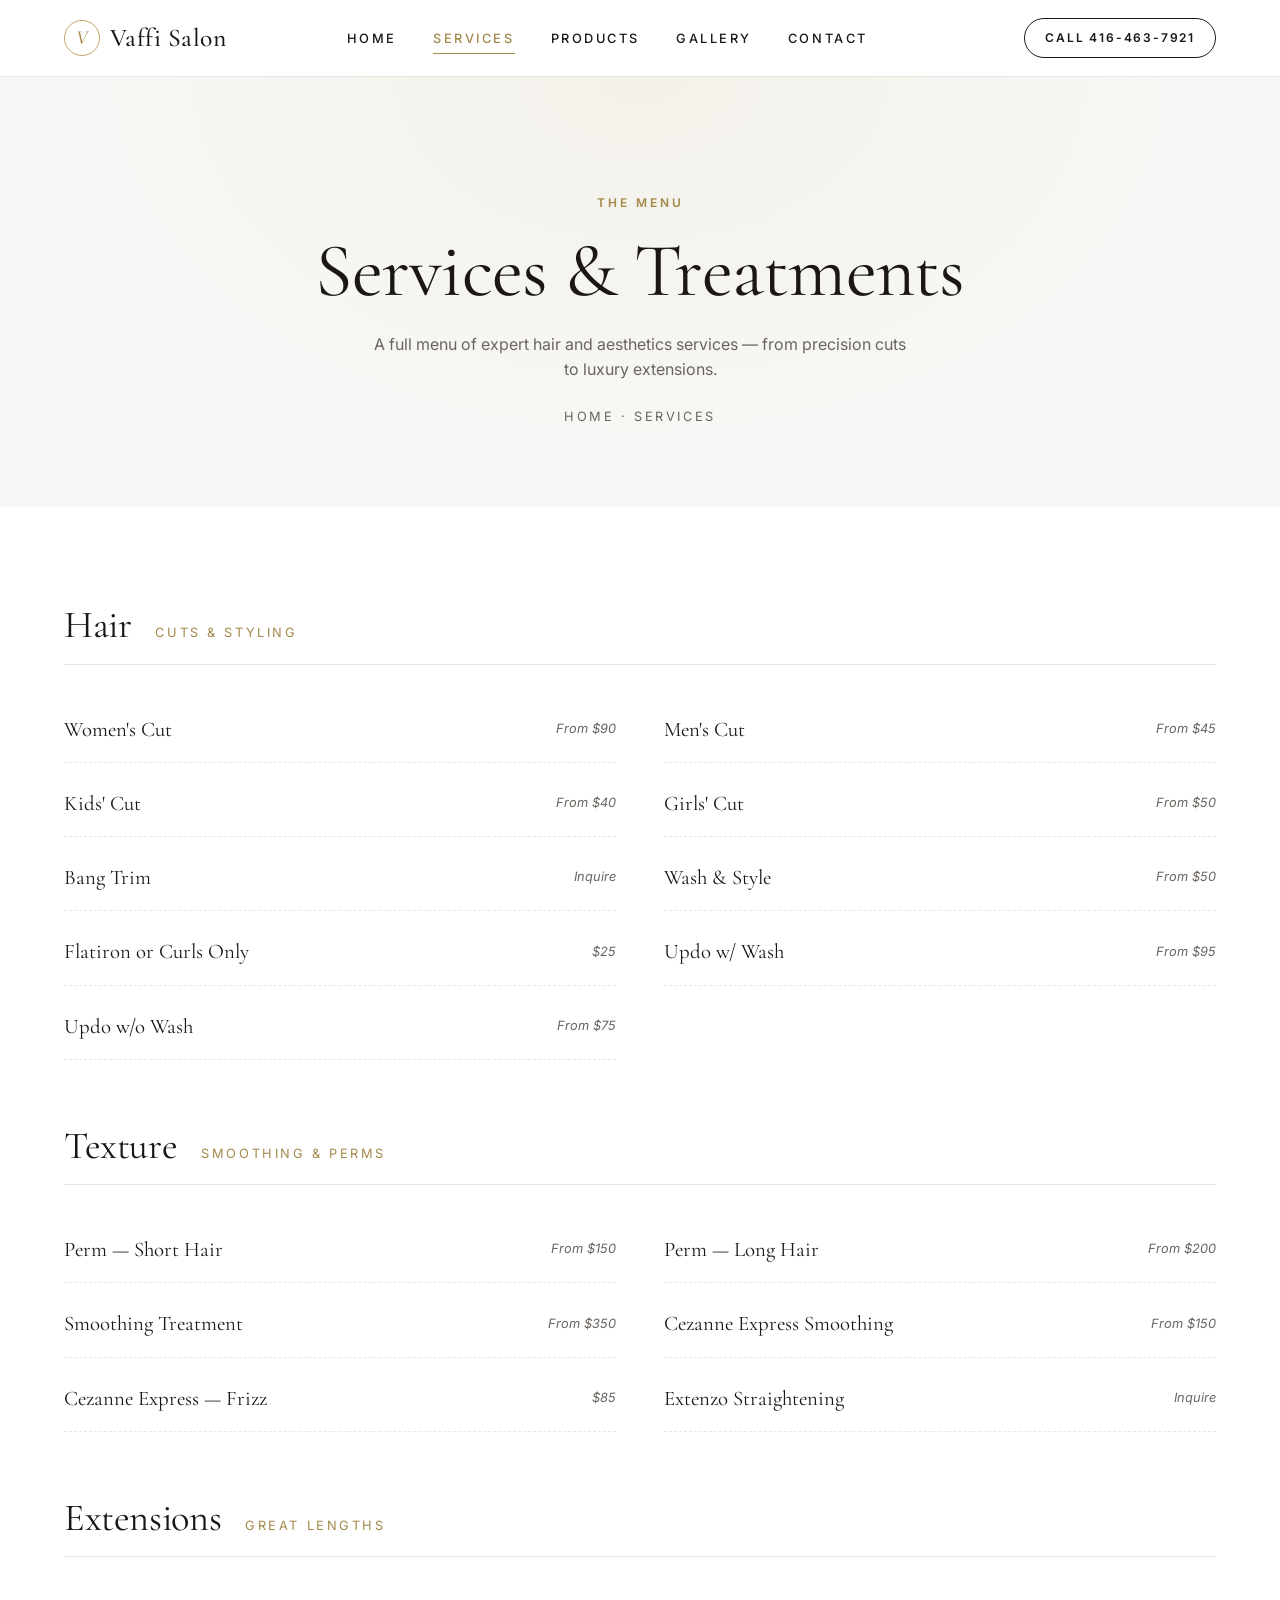
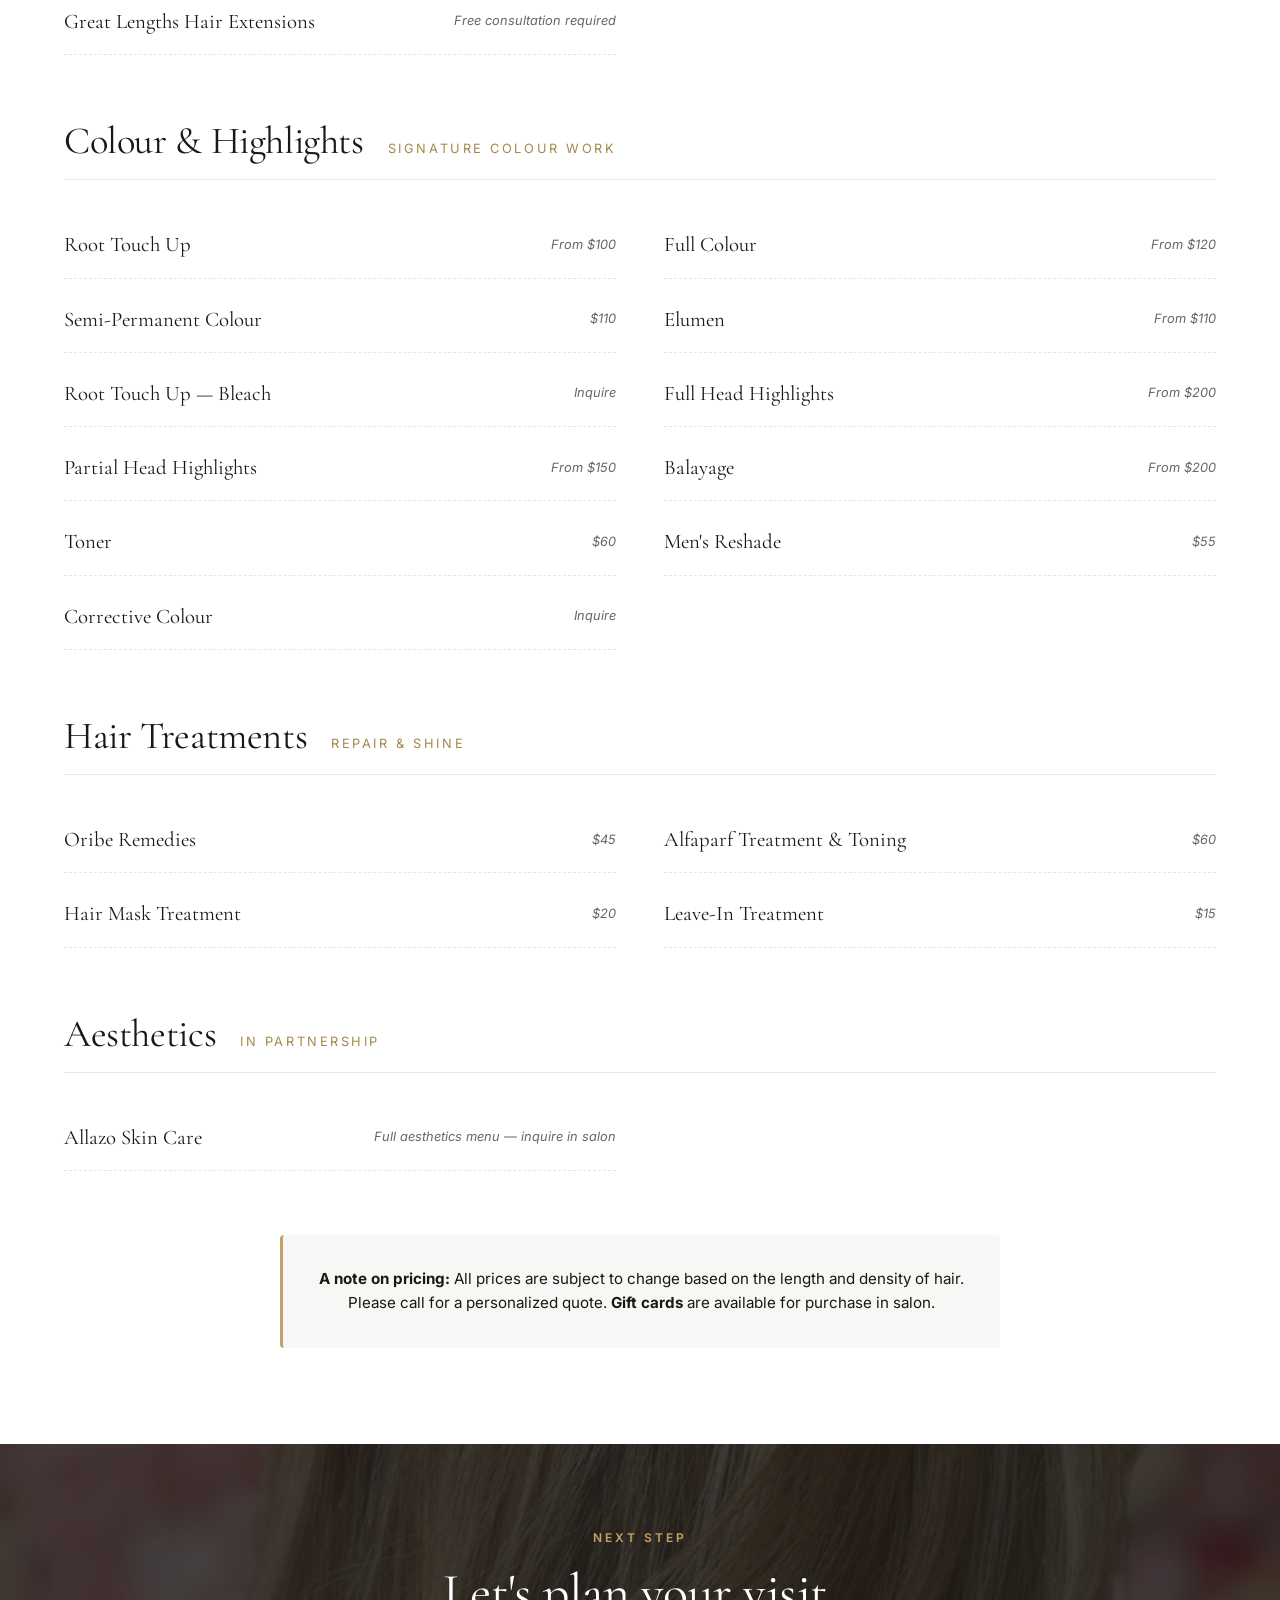
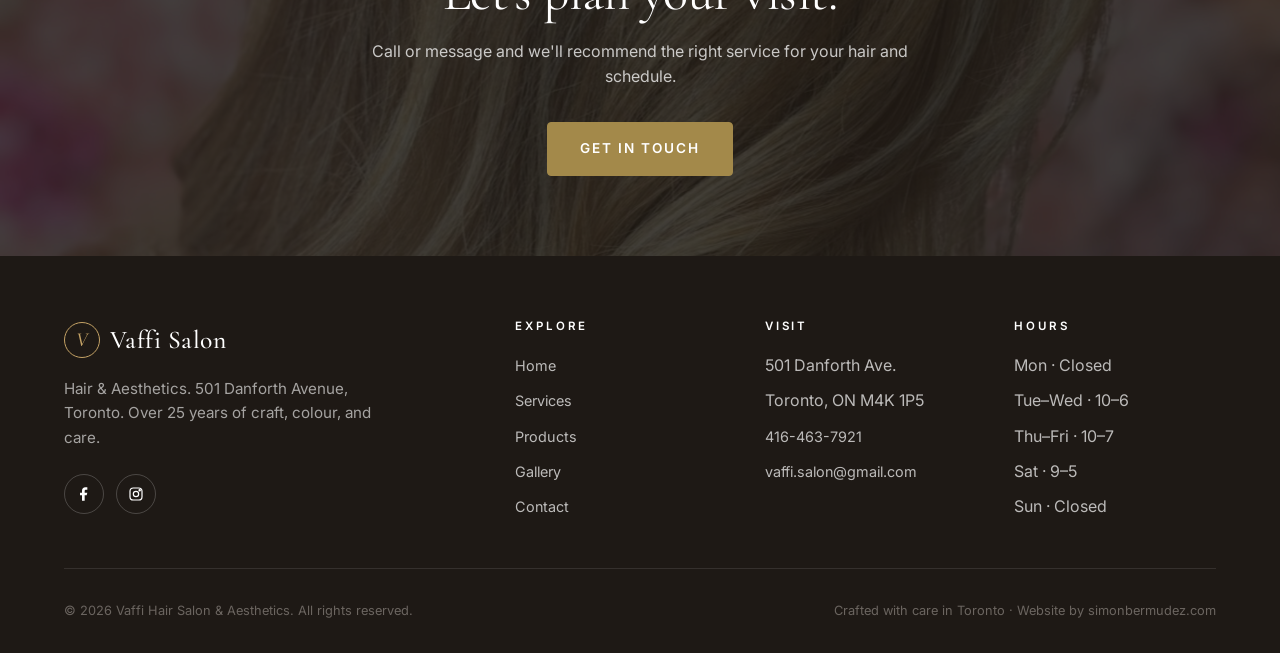
<file: services.html>
<!DOCTYPE html>
<html lang="en">
<head>
  <meta charset="UTF-8" />
  <meta name="viewport" content="width=device-width, initial-scale=1, viewport-fit=cover" />

  <title>Services &amp; Menu | Vaffi Hair Salon Toronto — Cuts, Colour, Extensions</title>
  <meta name="description" content="Full service menu at Vaffi Salon on Danforth Ave, Toronto — women's &amp; men's cuts, full colour, balayage, highlights, Cezanne smoothing, Extenzo straightening, Great Lengths extensions, Oribe treatments &amp; aesthetics." />
  <meta name="keywords" content="hair services Toronto, balayage Toronto, Cezanne smoothing, Extenzo straightening, Great Lengths, corrective colour Toronto, Danforth salon services" />
  <meta name="robots" content="index, follow, max-image-preview:large" />
  <meta name="theme-color" content="#2b2420" />
  <link rel="canonical" href="https://vaffisalon.com/services.html" />

  <meta property="og:type" content="website" />
  <meta property="og:site_name" content="Vaffi Hair Salon &amp; Aesthetics" />
  <meta property="og:locale" content="en_CA" />
  <meta property="og:title" content="Services &amp; Menu | Vaffi Hair Salon Toronto" />
  <meta property="og:description" content="Full menu of hair services on Danforth Ave — cuts, colour, balayage, smoothing, Great Lengths extensions &amp; aesthetics." />
  <meta property="og:url" content="https://vaffisalon.com/services.html" />
  <meta property="og:image" content="https://vaffisalon.com/images/og-image.jpg" />
  <meta property="og:image:width" content="1200" />
  <meta property="og:image:height" content="630" />

  <meta name="twitter:card" content="summary_large_image" />
  <meta name="twitter:title" content="Services &amp; Menu | Vaffi Hair Salon Toronto" />
  <meta name="twitter:description" content="Cuts, colour, balayage, smoothing, extensions &amp; aesthetics on Danforth Ave." />
  <meta name="twitter:image" content="https://vaffisalon.com/images/og-image.jpg" />

  <link rel="preconnect" href="https://fonts.googleapis.com" />
  <link rel="preconnect" href="https://fonts.gstatic.com" crossorigin />
  <link href="https://fonts.googleapis.com/css2?family=Cormorant+Garamond:ital,wght@0,400;0,500;0,600;1,400&family=Inter:wght@300;400;500;600;700&display=swap" rel="stylesheet" />
  <link rel="stylesheet" href="css/style.css" />
  <link rel="icon" href="data:image/svg+xml,%3Csvg xmlns='http://www.w3.org/2000/svg' viewBox='0 0 100 100'%3E%3Ctext y='.9em' font-size='90' font-family='Georgia'%3E%F0%9F%92%87%3C/text%3E%3C/svg%3E" />

  <script type="application/ld+json">
  {
    "@context": "https://schema.org",
    "@type": "BreadcrumbList",
    "itemListElement": [
      { "@type": "ListItem", "position": 1, "name": "Home",     "item": "https://vaffisalon.com/" },
      { "@type": "ListItem", "position": 2, "name": "Services", "item": "https://vaffisalon.com/services.html" }
    ]
  }
  </script>

  <script type="application/ld+json">
  {
    "@context": "https://schema.org",
    "@type": "Service",
    "provider": { "@type": "HairSalon", "name": "Vaffi Hair Salon & Aesthetics", "url": "https://vaffisalon.com/" },
    "areaServed": { "@type": "City", "name": "Toronto" },
    "name": "Hair & Aesthetics Services",
    "hasOfferCatalog": {
      "@type": "OfferCatalog",
      "name": "Vaffi Salon Service Menu",
      "itemListElement": [
        { "@type": "Offer", "itemOffered": { "@type": "Service", "name": "Women's Cut" } },
        { "@type": "Offer", "itemOffered": { "@type": "Service", "name": "Men's Cut" } },
        { "@type": "Offer", "itemOffered": { "@type": "Service", "name": "Kids' Cut" } },
        { "@type": "Offer", "itemOffered": { "@type": "Service", "name": "Blowout" } },
        { "@type": "Offer", "itemOffered": { "@type": "Service", "name": "Updo" } },
        { "@type": "Offer", "itemOffered": { "@type": "Service", "name": "Full Colour" } },
        { "@type": "Offer", "itemOffered": { "@type": "Service", "name": "Balayage" } },
        { "@type": "Offer", "itemOffered": { "@type": "Service", "name": "Full Head Highlights" } },
        { "@type": "Offer", "itemOffered": { "@type": "Service", "name": "Partial Head Highlights" } },
        { "@type": "Offer", "itemOffered": { "@type": "Service", "name": "Corrective Colour" } },
        { "@type": "Offer", "itemOffered": { "@type": "Service", "name": "Cezanne Smoothing" } },
        { "@type": "Offer", "itemOffered": { "@type": "Service", "name": "Extenzo Straightening" } },
        { "@type": "Offer", "itemOffered": { "@type": "Service", "name": "Great Lengths Hair Extensions" } },
        { "@type": "Offer", "itemOffered": { "@type": "Service", "name": "Oribe Remedies Treatment" } },
        { "@type": "Offer", "itemOffered": { "@type": "Service", "name": "Alfaparf Treatment & Toning" } }
      ]
    }
  }
  </script>
</head>
<body>

  <header class="site-header">
    <nav class="nav">
      <a href="index.html" class="brand">
        <span class="brand-mark">V</span>
        <span>Vaffi Salon</span>
      </a>
      <ul class="nav-links" id="navLinks">
        <li><a href="index.html">Home</a></li>
        <li><a href="services.html" class="active">Services</a></li>
        <li><a href="products.html">Products</a></li>
        <li><a href="gallery.html">Gallery</a></li>
        <li><a href="contact.html">Contact</a></li>
        <li><a href="contact.html" class="nav-cta-mobile btn btn--gold" style="display:none">Book Now</a></li>
      </ul>
      <a href="tel:+14164637921" class="nav-cta">Call 416-463-7921</a>
      <button class="nav-toggle" id="navToggle" aria-label="Toggle menu" aria-expanded="false">
        <span></span><span></span><span></span>
      </button>
    </nav>
  </header>

  <main>

    <section class="page-hero">
      <div class="container page-hero__content">
        <span class="eyebrow">The Menu</span>
        <h1>Services &amp; Treatments</h1>
        <p style="max-width: 55ch; margin: 1rem auto 0;">A full menu of expert hair and aesthetics services — from precision cuts to luxury extensions.</p>
        <div class="breadcrumbs"><a href="index.html">Home</a> · Services</div>
      </div>
    </section>

    <section>
      <div class="container">

        <div class="service-category reveal" id="cuts">
          <div class="service-category__header">
            <h2>Hair</h2>
            <span class="service-category__count">Cuts &amp; Styling</span>
          </div>
          <ul class="service-list">
            <li><span class="name">Women's Cut</span><span class="note">From $90</span></li>
            <li><span class="name">Men's Cut</span><span class="note">From $45</span></li>
            <li><span class="name">Kids' Cut</span><span class="note">From $40</span></li>
            <li><span class="name">Girls' Cut</span><span class="note">From $50</span></li>
            <li><span class="name">Bang Trim</span><span class="note">Inquire</span></li>
            <li><span class="name">Wash &amp; Style</span><span class="note">From $50</span></li>
            <li><span class="name">Flatiron or Curls Only</span><span class="note">$25</span></li>
            <li><span class="name">Updo w/ Wash</span><span class="note">From $95</span></li>
            <li><span class="name">Updo w/o Wash</span><span class="note">From $75</span></li>
          </ul>
        </div>

        <div class="service-category reveal" id="texture">
          <div class="service-category__header">
            <h2>Texture</h2>
            <span class="service-category__count">Smoothing &amp; Perms</span>
          </div>
          <ul class="service-list">
            <li><span class="name">Perm — Short Hair</span><span class="note">From $150</span></li>
            <li><span class="name">Perm — Long Hair</span><span class="note">From $200</span></li>
            <li><span class="name">Smoothing Treatment</span><span class="note">From $350</span></li>
            <li><span class="name">Cezanne Express Smoothing</span><span class="note">From $150</span></li>
            <li><span class="name">Cezanne Express — Frizz</span><span class="note">$85</span></li>
            <li><span class="name">Extenzo Straightening</span><span class="note">Inquire</span></li>
          </ul>
        </div>

        <div class="service-category reveal" id="extensions">
          <div class="service-category__header">
            <h2>Extensions</h2>
            <span class="service-category__count">Great Lengths</span>
          </div>
          <ul class="service-list">
            <li><span class="name">Great Lengths Hair Extensions</span><span class="note">Free consultation required</span></li>
          </ul>
        </div>

        <div class="service-category reveal" id="colour">
          <div class="service-category__header">
            <h2>Colour &amp; Highlights</h2>
            <span class="service-category__count">Signature Colour Work</span>
          </div>
          <ul class="service-list">
            <li><span class="name">Root Touch Up</span><span class="note">From $100</span></li>
            <li><span class="name">Full Colour</span><span class="note">From $120</span></li>
            <li><span class="name">Semi-Permanent Colour</span><span class="note">$110</span></li>
            <li><span class="name">Elumen</span><span class="note">From $110</span></li>
            <li><span class="name">Root Touch Up — Bleach</span><span class="note">Inquire</span></li>
            <li><span class="name">Full Head Highlights</span><span class="note">From $200</span></li>
            <li><span class="name">Partial Head Highlights</span><span class="note">From $150</span></li>
            <li><span class="name">Balayage</span><span class="note">From $200</span></li>
            <li><span class="name">Toner</span><span class="note">$60</span></li>
            <li><span class="name">Men's Reshade</span><span class="note">$55</span></li>
            <li><span class="name">Corrective Colour</span><span class="note">Inquire</span></li>
          </ul>
        </div>

        <div class="service-category reveal" id="treatments">
          <div class="service-category__header">
            <h2>Hair Treatments</h2>
            <span class="service-category__count">Repair &amp; Shine</span>
          </div>
          <ul class="service-list">
            <li><span class="name">Oribe Remedies</span><span class="note">$45</span></li>
            <li><span class="name">Alfaparf Treatment &amp; Toning</span><span class="note">$60</span></li>
            <li><span class="name">Hair Mask Treatment</span><span class="note">$20</span></li>
            <li><span class="name">Leave-In Treatment</span><span class="note">$15</span></li>
          </ul>
        </div>

        <div class="service-category reveal" id="aesthetics">
          <div class="service-category__header">
            <h2>Aesthetics</h2>
            <span class="service-category__count">In Partnership</span>
          </div>
          <ul class="service-list">
            <li><span class="name">Allazo Skin Care</span><span class="note">Full aesthetics menu — inquire in salon</span></li>
          </ul>
        </div>

        <div class="price-note reveal">
          <p><strong>A note on pricing:</strong> All prices are subject to change based on the length and density of hair. Please call for a personalized quote. <strong>Gift cards</strong> are available for purchase in salon.</p>
        </div>

      </div>
    </section>

    <section class="cta-strip">
      <div class="container cta-strip__inner">
        <span class="eyebrow" style="color: var(--gold);">Next Step</span>
        <h2>Let's plan your visit.</h2>
        <p>Call or message and we'll recommend the right service for your hair and schedule.</p>
        <a href="contact.html" class="btn">Get in Touch</a>
      </div>
    </section>

  </main>

  <footer class="site-footer">
    <div class="container">
      <div class="footer-grid">
        <div class="footer-brand">
          <a href="index.html" class="brand">
            <span class="brand-mark" style="border-color: var(--gold); color: var(--gold);">V</span>
            <span style="color: var(--white);">Vaffi Salon</span>
          </a>
          <p>Hair &amp; Aesthetics. 501 Danforth Avenue, Toronto. Over 25 years of craft, colour, and care.</p>
          <div class="socials">
            <a href="https://www.facebook.com/VaffiSalon" target="_blank" rel="noopener" aria-label="Facebook">
              <svg width="16" height="16" viewBox="0 0 24 24" fill="currentColor"><path d="M13 22v-8h3l1-4h-4V7.5c0-1 .5-2 2-2h2V2h-3c-3 0-5 2-5 5v3H6v4h3v8h4z"/></svg>
            </a>
            <a href="https://www.instagram.com/vaffisalon" target="_blank" rel="noopener" aria-label="Instagram">
              <svg width="16" height="16" viewBox="0 0 24 24" fill="none" stroke="currentColor" stroke-width="1.8"><rect x="3" y="3" width="18" height="18" rx="5"/><circle cx="12" cy="12" r="4"/><circle cx="17.5" cy="6.5" r="1" fill="currentColor"/></svg>
            </a>
          </div>
        </div>
        <div class="footer-col">
          <h4>Explore</h4>
          <ul>
            <li><a href="index.html">Home</a></li>
            <li><a href="services.html">Services</a></li>
            <li><a href="products.html">Products</a></li>
            <li><a href="gallery.html">Gallery</a></li>
            <li><a href="contact.html">Contact</a></li>
          </ul>
        </div>
        <div class="footer-col">
          <h4>Visit</h4>
          <ul>
            <li>501 Danforth Ave.</li>
            <li>Toronto, ON M4K 1P5</li>
            <li><a href="tel:+14164637921">416-463-7921</a></li>
            <li><a href="mailto:vaffi.salon@gmail.com">vaffi.salon@gmail.com</a></li>
          </ul>
        </div>
        <div class="footer-col">
          <h4>Hours</h4>
          <ul>
            <li>Mon · Closed</li>
            <li>Tue–Wed · 10–6</li>
            <li>Thu–Fri · 10–7</li>
            <li>Sat · 9–5</li>
            <li>Sun · Closed</li>
          </ul>
        </div>
      </div>
      <div class="footer-bottom">
        <p>© <span id="year"></span> Vaffi Hair Salon &amp; Aesthetics. All rights reserved.</p>
        <p>Crafted with care in Toronto · Website by <a href="https://simonbermudez.com" target="_blank" rel="noopener">simonbermudez.com</a></p>
      </div>
    </div>
  </footer>

  <script src="js/main.js"></script>
</body>
</html>
</file>
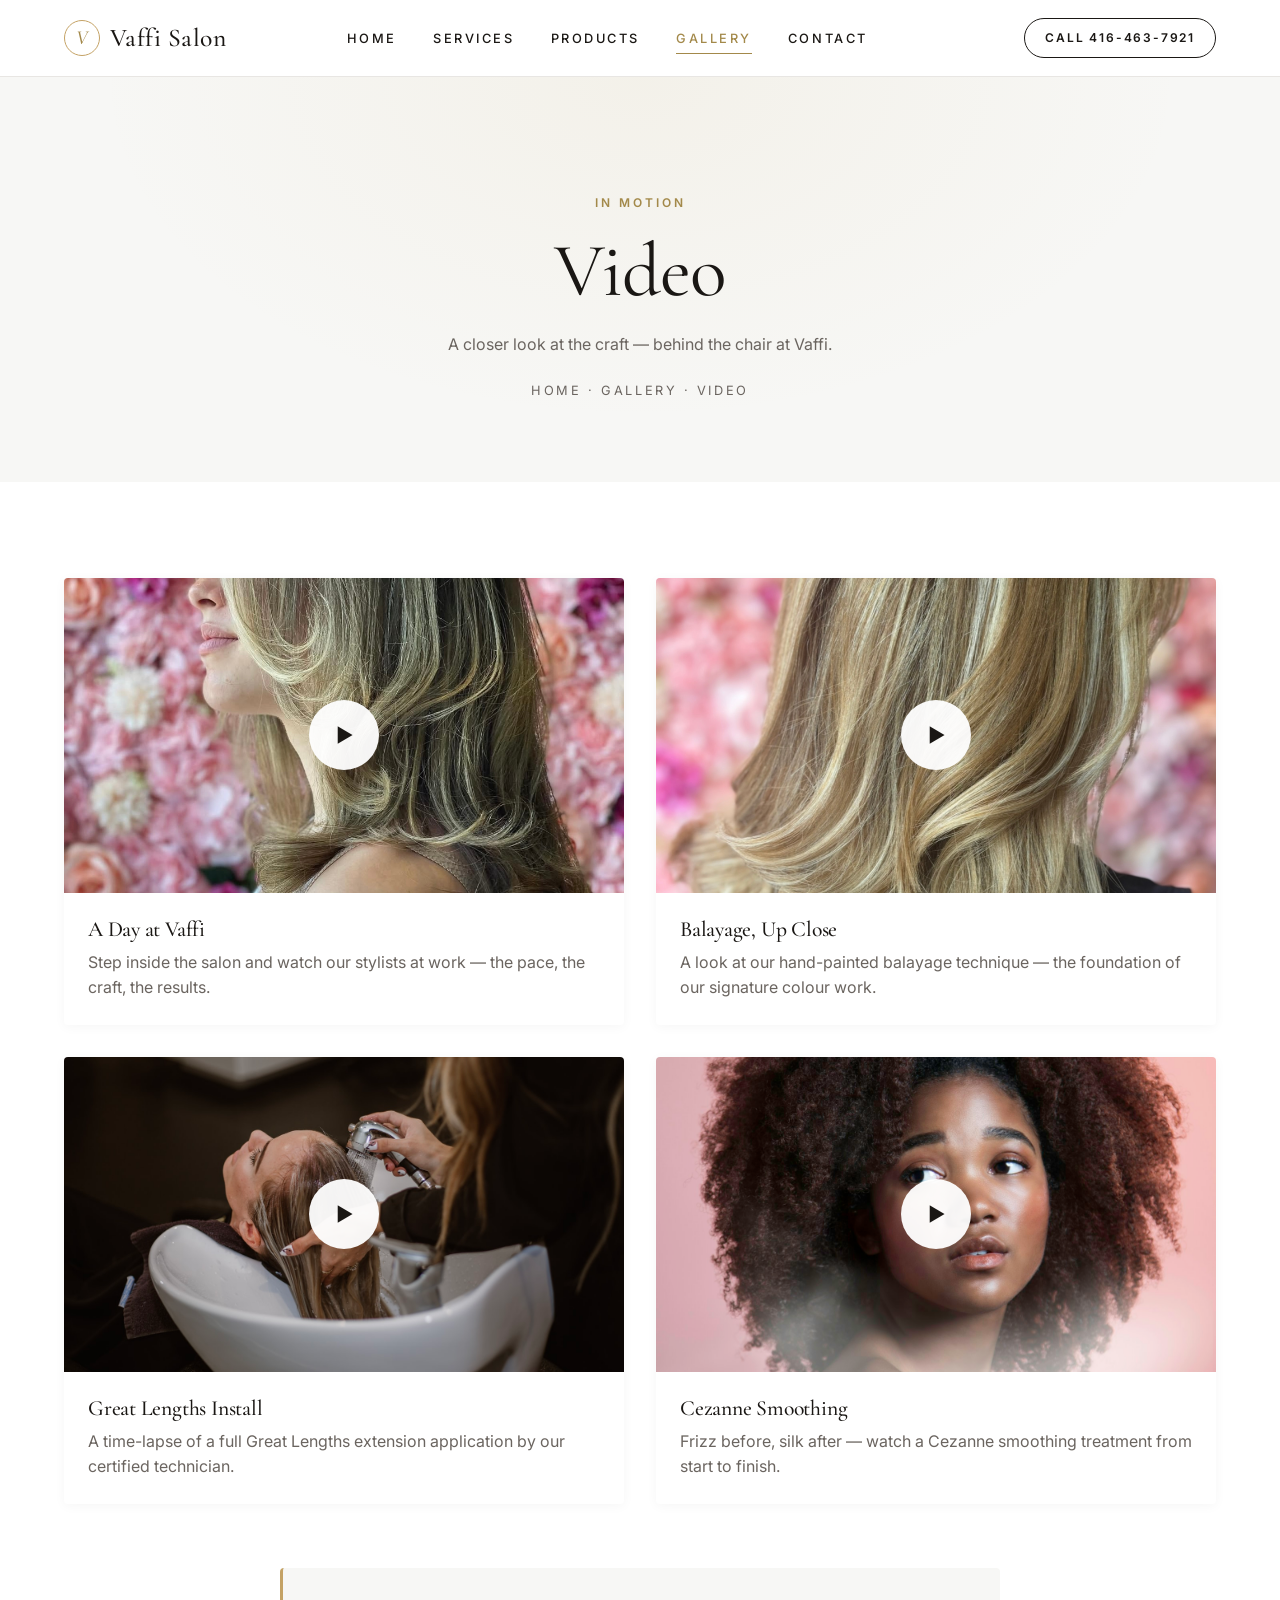
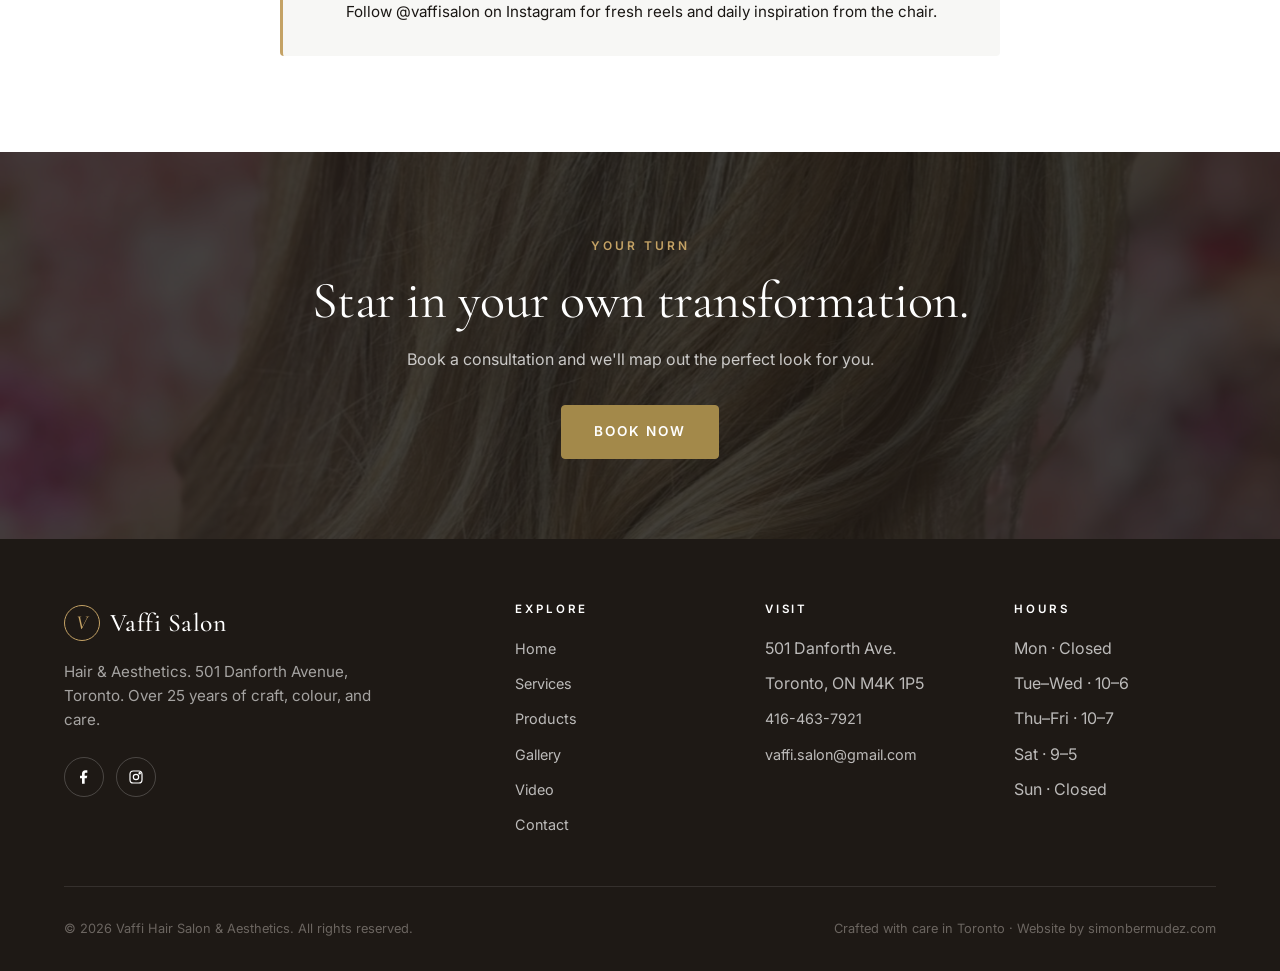
<file: video.html>
<!DOCTYPE html>
<html lang="en">
<head>
  <meta charset="UTF-8" />
  <meta name="viewport" content="width=device-width, initial-scale=1, viewport-fit=cover" />

  <title>Video Gallery | Vaffi Hair Salon Toronto — Behind the Chair</title>
  <meta name="description" content="Watch our work in motion — behind the chair at Vaffi Hair Salon on Danforth Ave, Toronto. Balayage, Cezanne smoothing, Great Lengths extensions &amp; more." />
  <meta name="keywords" content="Vaffi Salon video, balayage video Toronto, hair smoothing video, Great Lengths install, Danforth salon" />
  <meta name="robots" content="index, follow, max-image-preview:large" />
  <meta name="theme-color" content="#2b2420" />
  <link rel="canonical" href="https://vaffisalon.com/video.html" />

  <meta property="og:type" content="website" />
  <meta property="og:site_name" content="Vaffi Hair Salon &amp; Aesthetics" />
  <meta property="og:locale" content="en_CA" />
  <meta property="og:title" content="Video Gallery | Vaffi Hair Salon Toronto" />
  <meta property="og:description" content="Behind-the-chair videos from Vaffi Salon on Danforth Ave." />
  <meta property="og:url" content="https://vaffisalon.com/video.html" />
  <meta property="og:image" content="https://vaffisalon.com/images/og-image.jpg" />
  <meta property="og:image:width" content="1200" />
  <meta property="og:image:height" content="630" />

  <meta name="twitter:card" content="summary_large_image" />
  <meta name="twitter:title" content="Video Gallery | Vaffi Hair Salon Toronto" />
  <meta name="twitter:description" content="Behind-the-chair videos from Vaffi on Danforth Ave." />
  <meta name="twitter:image" content="https://vaffisalon.com/images/og-image.jpg" />

  <link rel="preconnect" href="https://fonts.googleapis.com" />
  <link rel="preconnect" href="https://fonts.gstatic.com" crossorigin />
  <link href="https://fonts.googleapis.com/css2?family=Cormorant+Garamond:ital,wght@0,400;0,500;0,600;1,400&family=Inter:wght@300;400;500;600;700&display=swap" rel="stylesheet" />
  <link rel="stylesheet" href="css/style.css" />
  <link rel="icon" href="data:image/svg+xml,%3Csvg xmlns='http://www.w3.org/2000/svg' viewBox='0 0 100 100'%3E%3Ctext y='.9em' font-size='90' font-family='Georgia'%3E%F0%9F%92%87%3C/text%3E%3C/svg%3E" />

  <script type="application/ld+json">
  {
    "@context": "https://schema.org",
    "@type": "BreadcrumbList",
    "itemListElement": [
      { "@type": "ListItem", "position": 1, "name": "Home",    "item": "https://vaffisalon.com/" },
      { "@type": "ListItem", "position": 2, "name": "Gallery", "item": "https://vaffisalon.com/gallery.html" },
      { "@type": "ListItem", "position": 3, "name": "Video",   "item": "https://vaffisalon.com/video.html" }
    ]
  }
  </script>
</head>
<body>

  <header class="site-header">
    <nav class="nav">
      <a href="index.html" class="brand">
        <span class="brand-mark">V</span>
        <span>Vaffi Salon</span>
      </a>
      <ul class="nav-links" id="navLinks">
        <li><a href="index.html">Home</a></li>
        <li><a href="services.html">Services</a></li>
        <li><a href="products.html">Products</a></li>
        <li><a href="gallery.html" class="active">Gallery</a></li>
        <li><a href="contact.html">Contact</a></li>
        <li><a href="contact.html" class="nav-cta-mobile btn btn--gold" style="display:none">Book Now</a></li>
      </ul>
      <a href="tel:+14164637921" class="nav-cta">Call 416-463-7921</a>
      <button class="nav-toggle" id="navToggle" aria-label="Toggle menu" aria-expanded="false">
        <span></span><span></span><span></span>
      </button>
    </nav>
  </header>

  <main>

    <section class="page-hero">
      <div class="container page-hero__content">
        <span class="eyebrow">In Motion</span>
        <h1>Video</h1>
        <p style="max-width: 55ch; margin: 1rem auto 0;">A closer look at the craft — behind the chair at Vaffi.</p>
        <div class="breadcrumbs">
          <a href="index.html">Home</a> · <a href="gallery.html">Gallery</a> · Video
        </div>
      </div>
    </section>

    <section>
      <div class="container">

        <div class="video-grid">

          <article class="video-card reveal">
            <div class="video-card__frame">
              <img src="images/vaffi-hair-1.jpg" alt="Colour transformation reel" width="1000" height="1000" loading="lazy" />
              <span class="video-card__play">▶</span>
            </div>
            <div class="video-card__body">
              <h3>A Day at Vaffi</h3>
              <p>Step inside the salon and watch our stylists at work — the pace, the craft, the results.</p>
            </div>
          </article>

          <article class="video-card reveal">
            <div class="video-card__frame">
              <img src="images/vaffi-hair-2.jpg" alt="Balayage technique" width="1000" height="1000" loading="lazy" />
              <span class="video-card__play">▶</span>
            </div>
            <div class="video-card__body">
              <h3>Balayage, Up Close</h3>
              <p>A look at our hand-painted balayage technique — the foundation of our signature colour work.</p>
            </div>
          </article>

          <article class="video-card reveal">
            <div class="video-card__frame">
              <img src="images/extensions.jpg" alt="Great Lengths extensions install" width="1000" height="1000" loading="lazy" />
              <span class="video-card__play">▶</span>
            </div>
            <div class="video-card__body">
              <h3>Great Lengths Install</h3>
              <p>A time-lapse of a full Great Lengths extension application by our certified technician.</p>
            </div>
          </article>

          <article class="video-card reveal">
            <div class="video-card__frame">
              <img src="images/smoothing.jpg" alt="Cezanne smoothing" width="1000" height="1000" loading="lazy" />
              <span class="video-card__play">▶</span>
            </div>
            <div class="video-card__body">
              <h3>Cezanne Smoothing</h3>
              <p>Frizz before, silk after — watch a Cezanne smoothing treatment from start to finish.</p>
            </div>
          </article>

        </div>

        <div class="price-note reveal" style="margin-top: 4rem;">
          <p>Follow <a href="https://www.instagram.com/vaffisalon" target="_blank" rel="noopener">@vaffisalon</a> on Instagram for fresh reels and daily inspiration from the chair.</p>
        </div>

      </div>
    </section>

    <section class="cta-strip">
      <div class="container cta-strip__inner">
        <span class="eyebrow" style="color: var(--gold);">Your Turn</span>
        <h2>Star in your own transformation.</h2>
        <p>Book a consultation and we'll map out the perfect look for you.</p>
        <a href="contact.html" class="btn">Book Now</a>
      </div>
    </section>

  </main>

  <footer class="site-footer">
    <div class="container">
      <div class="footer-grid">
        <div class="footer-brand">
          <a href="index.html" class="brand">
            <span class="brand-mark" style="border-color: var(--gold); color: var(--gold);">V</span>
            <span style="color: var(--white);">Vaffi Salon</span>
          </a>
          <p>Hair &amp; Aesthetics. 501 Danforth Avenue, Toronto. Over 25 years of craft, colour, and care.</p>
          <div class="socials">
            <a href="https://www.facebook.com/VaffiSalon" target="_blank" rel="noopener" aria-label="Facebook">
              <svg width="16" height="16" viewBox="0 0 24 24" fill="currentColor"><path d="M13 22v-8h3l1-4h-4V7.5c0-1 .5-2 2-2h2V2h-3c-3 0-5 2-5 5v3H6v4h3v8h4z"/></svg>
            </a>
            <a href="https://www.instagram.com/vaffisalon" target="_blank" rel="noopener" aria-label="Instagram">
              <svg width="16" height="16" viewBox="0 0 24 24" fill="none" stroke="currentColor" stroke-width="1.8"><rect x="3" y="3" width="18" height="18" rx="5"/><circle cx="12" cy="12" r="4"/><circle cx="17.5" cy="6.5" r="1" fill="currentColor"/></svg>
            </a>
          </div>
        </div>
        <div class="footer-col">
          <h4>Explore</h4>
          <ul>
            <li><a href="index.html">Home</a></li>
            <li><a href="services.html">Services</a></li>
            <li><a href="products.html">Products</a></li>
            <li><a href="gallery.html">Gallery</a></li>
            <li><a href="video.html">Video</a></li>
            <li><a href="contact.html">Contact</a></li>
          </ul>
        </div>
        <div class="footer-col">
          <h4>Visit</h4>
          <ul>
            <li>501 Danforth Ave.</li>
            <li>Toronto, ON M4K 1P5</li>
            <li><a href="tel:+14164637921">416-463-7921</a></li>
            <li><a href="mailto:vaffi.salon@gmail.com">vaffi.salon@gmail.com</a></li>
          </ul>
        </div>
        <div class="footer-col">
          <h4>Hours</h4>
          <ul>
            <li>Mon · Closed</li>
            <li>Tue–Wed · 10–6</li>
            <li>Thu–Fri · 10–7</li>
            <li>Sat · 9–5</li>
            <li>Sun · Closed</li>
          </ul>
        </div>
      </div>
      <div class="footer-bottom">
        <p>© <span id="year"></span> Vaffi Hair Salon &amp; Aesthetics. All rights reserved.</p>
        <p>Crafted with care in Toronto · Website by <a href="https://simonbermudez.com" target="_blank" rel="noopener">simonbermudez.com</a></p>
      </div>
    </div>
  </footer>

  <script src="js/main.js"></script>
</body>
</html>
</file>
<file: css/style.css>
:root {
  --bg: #ffffff;
  --bg-alt: #f7f7f5;
  --ink: #1a1714;
  --ink-soft: #6b6560;
  --line: #e8e6e3;
  --gold: #c4a265;
  --gold-deep: #a3894a;
  --plum: #3a1f2b;
  --white: #ffffff;
  --shadow-sm: 0 2px 12px rgba(0, 0, 0, 0.04);
  --shadow-md: 0 12px 40px rgba(0, 0, 0, 0.07);
  --shadow-lg: 0 24px 64px rgba(0, 0, 0, 0.10);
  --radius: 4px;
  --container: 1200px;
  --transition: 0.35s cubic-bezier(0.22, 0.61, 0.36, 1);
}

* { box-sizing: border-box; margin: 0; padding: 0; }

html { scroll-behavior: smooth; -webkit-text-size-adjust: 100%; }

body {
  font-family: 'Inter', -apple-system, BlinkMacSystemFont, 'Segoe UI', sans-serif;
  font-size: 16px;
  line-height: 1.6;
  color: var(--ink);
  background: var(--bg);
  overflow-x: hidden;
  -webkit-font-smoothing: antialiased;
  -moz-osx-font-smoothing: grayscale;
}

img { max-width: 100%; height: auto; display: block; }
a { color: inherit; text-decoration: none; transition: color var(--transition); }
a:hover { color: var(--gold-deep); }

h1, h2, h3, h4, h5 {
  font-family: 'Cormorant Garamond', 'Playfair Display', Georgia, serif;
  font-weight: 500;
  line-height: 1.15;
  color: var(--ink);
  letter-spacing: -0.01em;
}

h1 { font-size: clamp(2.5rem, 6vw, 4.75rem); font-weight: 400; }
h2 { font-size: clamp(2rem, 4.5vw, 3.25rem); font-weight: 400; }
h3 { font-size: clamp(1.5rem, 3vw, 2rem); }
h4 { font-size: 1.25rem; }

p { color: var(--ink-soft); }

.container {
  width: 100%;
  max-width: var(--container);
  margin: 0 auto;
  padding: 0 1.5rem;
}

.eyebrow {
  display: inline-block;
  font-size: 0.75rem;
  font-weight: 600;
  letter-spacing: 0.25em;
  text-transform: uppercase;
  color: var(--gold-deep);
  margin-bottom: 1rem;
}

.btn {
  display: inline-flex;
  align-items: center;
  justify-content: center;
  gap: 0.5rem;
  padding: 0.95rem 2rem;
  font-size: 0.85rem;
  font-weight: 600;
  letter-spacing: 0.15em;
  text-transform: uppercase;
  border: 1px solid var(--ink);
  background: var(--ink);
  color: var(--white);
  border-radius: var(--radius);
  cursor: pointer;
  transition: all var(--transition);
  white-space: nowrap;
}

.btn:hover {
  background: var(--gold-deep);
  border-color: var(--gold-deep);
  color: var(--white);
  transform: translateY(-1px);
  box-shadow: var(--shadow-md);
}

.btn--ghost {
  background: transparent;
  color: var(--ink);
}

.btn--ghost:hover {
  background: var(--ink);
  color: var(--white);
  border-color: var(--ink);
}

.btn--gold {
  background: var(--gold-deep);
  border-color: var(--gold-deep);
}

.btn--gold:hover {
  background: var(--ink);
  border-color: var(--ink);
}

/* ========== HEADER / NAV ========== */
.site-header {
  position: sticky;
  top: 0;
  z-index: 100;
  background: rgba(255, 255, 255, 0.92);
  backdrop-filter: saturate(180%) blur(14px);
  -webkit-backdrop-filter: saturate(180%) blur(14px);
  border-bottom: 1px solid var(--line);
  transition: all var(--transition);
}

.nav {
  display: flex;
  align-items: center;
  justify-content: space-between;
  padding: 1.1rem 1.5rem;
  max-width: var(--container);
  margin: 0 auto;
}

.brand {
  display: flex;
  align-items: center;
  gap: 0.6rem;
  font-family: 'Cormorant Garamond', serif;
  font-size: 1.6rem;
  font-weight: 500;
  letter-spacing: 0.02em;
  color: var(--ink);
}

.brand-mark {
  width: 36px;
  height: 36px;
  display: grid;
  place-items: center;
  border: 1px solid var(--gold);
  border-radius: 50%;
  color: var(--gold-deep);
  font-family: 'Cormorant Garamond', serif;
  font-size: 1.25rem;
  font-style: italic;
}

.nav-links {
  display: flex;
  align-items: center;
  gap: 2.25rem;
  list-style: none;
}

.nav-links a {
  font-size: 0.8rem;
  font-weight: 500;
  letter-spacing: 0.2em;
  text-transform: uppercase;
  color: var(--ink);
  position: relative;
  padding: 0.25rem 0;
}

.nav-links a::after {
  content: '';
  position: absolute;
  left: 0;
  bottom: -4px;
  width: 0;
  height: 1px;
  background: var(--gold-deep);
  transition: width var(--transition);
}

.nav-links a:hover::after,
.nav-links a.active::after { width: 100%; }
.nav-links a.active { color: var(--gold-deep); }

.nav-cta {
  display: inline-flex;
  align-items: center;
  gap: 0.4rem;
  padding: 0.6rem 1.25rem;
  border: 1px solid var(--ink);
  border-radius: 999px;
  font-size: 0.75rem;
  font-weight: 600;
  letter-spacing: 0.15em;
  text-transform: uppercase;
}

.nav-cta:hover {
  background: var(--ink);
  color: var(--white);
}

.nav-toggle {
  display: none;
  flex-direction: column;
  justify-content: center;
  gap: 5px;
  width: 40px;
  height: 40px;
  background: transparent;
  border: none;
  cursor: pointer;
  padding: 0;
}

.nav-toggle span {
  display: block;
  width: 22px;
  height: 1.5px;
  background: var(--ink);
  transition: all var(--transition);
  margin: 0 auto;
}

.nav-toggle.is-open span:nth-child(1) { transform: translateY(6.5px) rotate(45deg); }
.nav-toggle.is-open span:nth-child(2) { opacity: 0; }
.nav-toggle.is-open span:nth-child(3) { transform: translateY(-6.5px) rotate(-45deg); }

/* ========== HERO ========== */
.hero {
  position: relative;
  min-height: 92vh;
  display: flex;
  align-items: center;
  overflow: hidden;
  background: var(--bg);
}

.hero__bg {
  position: absolute;
  inset: 0;
  background-image: url('../images/vaffi-hair-1.jpg');
  background-size: cover;
  background-position: center;
  filter: brightness(0.55);
  transform: scale(1.05);
  animation: slow-zoom 20s ease-out infinite alternate;
}

@keyframes slow-zoom {
  from { transform: scale(1.02); }
  to { transform: scale(1.1); }
}

.hero__overlay {
  position: absolute;
  inset: 0;
  background: linear-gradient(120deg, rgba(43,36,32,0.65) 0%, rgba(43,36,32,0.2) 60%, rgba(43,36,32,0.6) 100%);
}

.hero__content {
  position: relative;
  z-index: 2;
  max-width: var(--container);
  margin: 0 auto;
  padding: 7rem 1.5rem 6rem;
  width: 100%;
  color: var(--white);
}

.hero__content .eyebrow { color: var(--gold); }

.hero h1 {
  color: var(--white);
  max-width: 14ch;
  margin-bottom: 1.5rem;
}

.hero__tagline {
  font-family: 'Cormorant Garamond', serif;
  font-style: italic;
  font-size: clamp(1.1rem, 2vw, 1.4rem);
  color: rgba(255,255,255,0.88);
  max-width: 50ch;
  margin-bottom: 2.5rem;
}

.hero__ctas {
  display: flex;
  gap: 1rem;
  flex-wrap: wrap;
}

.hero__ctas .btn {
  border-color: var(--white);
  color: var(--white);
  background: transparent;
}

.hero__ctas .btn:hover {
  background: var(--white);
  color: var(--ink);
}

.hero__ctas .btn--gold {
  background: var(--gold-deep);
  border-color: var(--gold-deep);
  color: var(--white);
}

.hero__ctas .btn--gold:hover {
  background: var(--white);
  color: var(--ink);
  border-color: var(--white);
}

.hero__scroll {
  position: absolute;
  bottom: 2rem;
  left: 50%;
  transform: translateX(-50%);
  color: rgba(255,255,255,0.7);
  font-size: 0.7rem;
  letter-spacing: 0.25em;
  text-transform: uppercase;
  z-index: 2;
  writing-mode: vertical-rl;
}

.hero__scroll::after {
  content: '';
  display: block;
  width: 1px;
  height: 40px;
  background: rgba(255,255,255,0.5);
  margin: 0.75rem auto 0;
  animation: scroll-pulse 2s ease-in-out infinite;
}

@keyframes scroll-pulse {
  0%, 100% { opacity: 0.3; transform: scaleY(0.5); }
  50% { opacity: 1; transform: scaleY(1); }
}

/* ========== PAGE HERO (sub pages) ========== */
.page-hero {
  position: relative;
  padding: 7rem 0 5rem;
  background: var(--bg-alt);
  text-align: center;
  overflow: hidden;
}

.page-hero::before {
  content: '';
  position: absolute;
  inset: 0;
  background-image: radial-gradient(ellipse at top, rgba(201,169,97,0.08), transparent 60%);
  pointer-events: none;
}

.page-hero__content {
  position: relative;
  z-index: 2;
}

.page-hero .breadcrumbs {
  margin-top: 1.5rem;
  font-size: 0.8rem;
  letter-spacing: 0.2em;
  text-transform: uppercase;
  color: var(--ink-soft);
}

.page-hero .breadcrumbs a:hover { color: var(--gold-deep); }

/* ========== SECTIONS ========== */
section { padding: 6rem 0; }

.section-header {
  text-align: center;
  max-width: 680px;
  margin: 0 auto 4rem;
}

.section-header p {
  margin-top: 1rem;
  font-size: 1.05rem;
}

/* ========== ABOUT (homepage) ========== */
.about {
  background: var(--bg);
}

.about__grid {
  display: grid;
  grid-template-columns: 1fr 1fr;
  gap: 5rem;
  align-items: center;
}

.about__image {
  position: relative;
  aspect-ratio: 4/5;
  overflow: hidden;
  border-radius: var(--radius);
  box-shadow: var(--shadow-lg);
}

.about__image img {
  width: 100%;
  height: 100%;
  object-fit: cover;
  transition: transform 1s ease;
}

.about__image:hover img { transform: scale(1.04); }

.about__image::after {
  content: '';
  position: absolute;
  inset: -1px;
  border: 1px solid var(--gold);
  transform: translate(1.5rem, 1.5rem);
  pointer-events: none;
  border-radius: var(--radius);
}

.about__text p { margin: 1rem 0 1.25rem; font-size: 1.05rem; }

.about__stats {
  display: grid;
  grid-template-columns: repeat(3, 1fr);
  gap: 2rem;
  margin-top: 2.5rem;
  padding-top: 2.5rem;
  border-top: 1px solid var(--line);
}

.stat__num {
  font-family: 'Cormorant Garamond', serif;
  font-size: 3rem;
  color: var(--gold-deep);
  line-height: 1;
  display: block;
  margin-bottom: 0.25rem;
}

.stat__label {
  font-size: 0.75rem;
  letter-spacing: 0.2em;
  text-transform: uppercase;
  color: var(--ink-soft);
}

/* ========== SERVICES PREVIEW ========== */
.services-preview {
  background: var(--bg-alt);
}

.services-grid {
  display: grid;
  grid-template-columns: repeat(3, 1fr);
  gap: 2rem;
}

.service-card {
  position: relative;
  padding: 3rem 2rem;
  background: var(--white);
  border: 1px solid var(--line);
  border-radius: var(--radius);
  transition: all var(--transition);
  overflow: hidden;
}

.service-card::before {
  content: '';
  position: absolute;
  top: 0;
  left: 0;
  width: 100%;
  height: 2px;
  background: var(--gold-deep);
  transform: scaleX(0);
  transform-origin: left;
  transition: transform 0.5s ease;
}

.service-card:hover {
  transform: translateY(-6px);
  box-shadow: var(--shadow-md);
  border-color: transparent;
}

.service-card:hover::before { transform: scaleX(1); }

.service-card__icon {
  width: 48px;
  height: 48px;
  display: grid;
  place-items: center;
  border: 1px solid var(--gold);
  border-radius: 50%;
  color: var(--gold-deep);
  margin-bottom: 1.5rem;
  font-family: 'Cormorant Garamond', serif;
  font-size: 1.25rem;
  font-style: italic;
}

.service-card h3 { margin-bottom: 0.75rem; }

.service-card p { font-size: 0.95rem; }

.service-card__link {
  display: inline-block;
  margin-top: 1.25rem;
  font-size: 0.75rem;
  letter-spacing: 0.2em;
  text-transform: uppercase;
  font-weight: 600;
  color: var(--ink);
  border-bottom: 1px solid var(--gold);
  padding-bottom: 3px;
}

.service-card__link:hover { color: var(--gold-deep); }

/* ========== SERVICE LIST (services page) ========== */
.service-category {
  margin-bottom: 4rem;
}

.service-category:last-child { margin-bottom: 0; }

.service-category__header {
  display: flex;
  align-items: baseline;
  gap: 1.5rem;
  margin-bottom: 2rem;
  padding-bottom: 1rem;
  border-bottom: 1px solid var(--line);
}

.service-category__header h2 {
  font-size: clamp(1.75rem, 3vw, 2.5rem);
}

.service-category__count {
  font-size: 0.8rem;
  letter-spacing: 0.2em;
  text-transform: uppercase;
  color: var(--gold-deep);
}

.service-list {
  display: grid;
  grid-template-columns: repeat(2, 1fr);
  gap: 0.5rem 3rem;
  list-style: none;
}

.service-list li {
  display: flex;
  align-items: center;
  justify-content: space-between;
  padding: 1rem 0;
  border-bottom: 1px dashed var(--line);
  gap: 1rem;
}

.service-list li:last-child,
.service-list li:nth-last-child(2):not(:last-child):nth-child(even) { border-bottom: 1px dashed var(--line); }

.service-list .name {
  font-family: 'Cormorant Garamond', serif;
  font-size: 1.3rem;
  color: var(--ink);
}

.service-list .note {
  font-size: 0.8rem;
  color: var(--ink-soft);
  font-style: italic;
}

.price-note {
  max-width: 720px;
  margin: 3rem auto 0;
  text-align: center;
  padding: 2rem;
  background: var(--bg-alt);
  border-left: 3px solid var(--gold);
  border-radius: var(--radius);
}

.price-note p { font-size: 0.95rem; color: var(--ink); }

/* ========== GALLERY ========== */
.gallery-intro {
  text-align: center;
  max-width: 640px;
  margin: 0 auto 4rem;
}

.gallery-grid {
  display: grid;
  grid-template-columns: repeat(3, 1fr);
  gap: 1rem;
}

.gallery-item {
  position: relative;
  aspect-ratio: 3/4;
  overflow: hidden;
  border-radius: var(--radius);
  cursor: pointer;
  background: var(--bg-alt);
}

.gallery-item:nth-child(4n+1) { aspect-ratio: 4/5; }
.gallery-item:nth-child(5n+3) { aspect-ratio: 1/1; }

.gallery-item img {
  width: 100%;
  height: 100%;
  object-fit: cover;
  transition: transform 0.8s ease;
}

.gallery-item::after {
  content: '';
  position: absolute;
  inset: 0;
  background: linear-gradient(to top, rgba(43,36,32,0.6), transparent 50%);
  opacity: 0;
  transition: opacity var(--transition);
}

.gallery-item:hover img { transform: scale(1.05); }
.gallery-item:hover::after { opacity: 1; }

.gallery-item__label {
  position: absolute;
  left: 1rem;
  bottom: 1rem;
  color: var(--white);
  font-family: 'Cormorant Garamond', serif;
  font-size: 1.1rem;
  font-style: italic;
  opacity: 0;
  transform: translateY(6px);
  transition: all var(--transition);
  z-index: 2;
}

.gallery-item:hover .gallery-item__label {
  opacity: 1;
  transform: translateY(0);
}

/* ========== INSTAGRAM FEED ========== */
.ig-header {
  display: flex;
  flex-direction: column;
  align-items: center;
  gap: 0.75rem;
  margin-bottom: 3rem;
  text-align: center;
}

.ig-handle {
  display: inline-flex;
  align-items: center;
  gap: 0.6rem;
  padding: 0.65rem 1.25rem;
  background: var(--white);
  border: 1px solid var(--line);
  border-radius: 999px;
  font-size: 0.85rem;
  font-weight: 500;
  letter-spacing: 0.08em;
  color: var(--ink);
  transition: all var(--transition);
}

.ig-handle:hover {
  border-color: var(--gold-deep);
  color: var(--gold-deep);
  transform: translateY(-1px);
}

.ig-handle svg { color: var(--gold-deep); }

.ig-meta {
  font-size: 0.78rem;
  letter-spacing: 0.18em;
  text-transform: uppercase;
  color: var(--ink-soft);
}

.ig-meta span { color: var(--gold-deep); font-weight: 600; }

.ig-grid {
  display: grid;
  grid-template-columns: repeat(3, 1fr);
  gap: 1rem;
}

.ig-card {
  position: relative;
  aspect-ratio: 1 / 1;
  overflow: hidden;
  border-radius: var(--radius);
  background: var(--bg-alt);
  cursor: pointer;
  display: block;
}

.ig-card img {
  width: 100%;
  height: 100%;
  object-fit: cover;
  transition: transform 0.8s ease;
}

.ig-card:hover img { transform: scale(1.06); }

.ig-card__overlay {
  position: absolute;
  inset: 0;
  background: linear-gradient(to top, rgba(20,15,12,0.85) 0%, rgba(20,15,12,0.35) 50%, transparent 80%);
  opacity: 0;
  transition: opacity var(--transition);
  display: flex;
  flex-direction: column;
  justify-content: flex-end;
  padding: 1.25rem;
  color: var(--white);
}

.ig-card:hover .ig-card__overlay { opacity: 1; }

.ig-card__caption {
  font-family: 'Cormorant Garamond', serif;
  font-size: 1rem;
  line-height: 1.35;
  margin-bottom: 0.6rem;
  transform: translateY(10px);
  transition: transform var(--transition);
}

.ig-card:hover .ig-card__caption { transform: translateY(0); }

.ig-card__cta {
  display: inline-flex;
  align-items: center;
  gap: 0.35rem;
  font-size: 0.7rem;
  letter-spacing: 0.2em;
  text-transform: uppercase;
  font-weight: 600;
  color: var(--gold);
  transform: translateY(10px);
  transition: transform var(--transition) 0.05s;
}

.ig-card:hover .ig-card__cta { transform: translateY(0); }

.ig-card__badge {
  position: absolute;
  top: 0.75rem;
  right: 0.75rem;
  width: 30px;
  height: 30px;
  background: rgba(20,15,12,0.55);
  backdrop-filter: blur(8px);
  border-radius: 50%;
  display: grid;
  place-items: center;
  color: var(--white);
  opacity: 0.9;
  z-index: 1;
}

.ig-empty {
  text-align: center;
  padding: 4rem 1rem;
  color: var(--ink-soft);
}

.ig-footer {
  text-align: center;
  margin-top: 3.5rem;
}

@media (max-width: 720px) {
  .ig-grid { grid-template-columns: repeat(2, 1fr); gap: 0.5rem; }
  .ig-card__caption { font-size: 0.9rem; }
}

@media (max-width: 420px) {
  .ig-grid { grid-template-columns: 1fr; }
}

/* Lightbox */
.lightbox {
  position: fixed;
  inset: 0;
  background: rgba(20, 15, 12, 0.95);
  display: none;
  align-items: center;
  justify-content: center;
  z-index: 1000;
  padding: 2rem;
}

.lightbox.is-open { display: flex; animation: fadeIn 0.3s ease; }

.lightbox img {
  max-width: 90vw;
  max-height: 90vh;
  object-fit: contain;
  border-radius: var(--radius);
}

.lightbox__close {
  position: absolute;
  top: 1.5rem;
  right: 1.5rem;
  width: 44px;
  height: 44px;
  background: rgba(255,255,255,0.1);
  border: 1px solid rgba(255,255,255,0.3);
  color: var(--white);
  border-radius: 50%;
  font-size: 1.5rem;
  cursor: pointer;
  display: grid;
  place-items: center;
  transition: all var(--transition);
}

.lightbox__close:hover {
  background: var(--white);
  color: var(--ink);
}

@keyframes fadeIn { from { opacity: 0; } to { opacity: 1; } }

/* ========== PRODUCTS ========== */
.products-grid {
  display: grid;
  grid-template-columns: repeat(auto-fill, minmax(260px, 1fr));
  gap: 2rem;
}

.product-card {
  background: var(--white);
  border: 1px solid var(--line);
  border-radius: var(--radius);
  overflow: hidden;
  transition: all var(--transition);
}

.product-card:hover {
  transform: translateY(-4px);
  box-shadow: var(--shadow-md);
}

.product-card__img {
  aspect-ratio: 4/5;
  overflow: hidden;
  background: var(--bg-alt);
}

.product-card__img img {
  width: 100%;
  height: 100%;
  object-fit: cover;
  transition: transform 0.8s ease;
}

.product-card:hover .product-card__img img { transform: scale(1.04); }

.product-card__body {
  padding: 1.5rem;
  text-align: center;
}

.product-card__brand {
  font-size: 0.7rem;
  letter-spacing: 0.25em;
  text-transform: uppercase;
  color: var(--gold-deep);
  font-weight: 600;
  margin-bottom: 0.5rem;
}

.product-card__name {
  font-family: 'Cormorant Garamond', serif;
  font-size: 1.3rem;
  margin-bottom: 0.5rem;
}

.product-card__desc {
  font-size: 0.9rem;
  color: var(--ink-soft);
}

.products-intro {
  text-align: center;
  max-width: 720px;
  margin: 0 auto 4rem;
}

/* ========== BRANDS GRID ========== */
.brands-grid {
  display: grid;
  grid-template-columns: repeat(5, 1fr);
  gap: 1.25rem;
  margin-bottom: 4rem;
}

.brand-tile {
  aspect-ratio: 1 / 1;
  background: var(--white);
  border: 1px solid var(--line);
  border-radius: var(--radius);
  display: grid;
  place-items: center;
  padding: 2rem;
  transition: all var(--transition);
  position: relative;
  overflow: hidden;
}

.brand-tile::before {
  content: '';
  position: absolute;
  inset: 0;
  background: linear-gradient(135deg, transparent 50%, rgba(201,169,97,0.06) 100%);
  opacity: 0;
  transition: opacity var(--transition);
}

.brand-tile:hover {
  transform: translateY(-4px);
  box-shadow: var(--shadow-md);
  border-color: transparent;
}

.brand-tile:hover::before { opacity: 1; }

.brand-tile img {
  max-width: 75%;
  max-height: 65%;
  width: auto;
  height: auto;
  object-fit: contain;
  filter: grayscale(0.25);
  transition: filter var(--transition);
  position: relative;
  z-index: 1;
}

.brand-tile:hover img { filter: grayscale(0); }

.brand-tile__name {
  position: absolute;
  bottom: 0.75rem;
  left: 0;
  right: 0;
  text-align: center;
  font-size: 0.65rem;
  letter-spacing: 0.2em;
  text-transform: uppercase;
  color: var(--ink-soft);
  opacity: 0;
  transform: translateY(4px);
  transition: all var(--transition);
  z-index: 1;
}

.brand-tile:hover .brand-tile__name {
  opacity: 1;
  transform: translateY(0);
}

@media (max-width: 960px) {
  .brands-grid { grid-template-columns: repeat(3, 1fr); }
}

@media (max-width: 540px) {
  .brands-grid { grid-template-columns: repeat(2, 1fr); gap: 0.75rem; }
  .brand-tile { padding: 1.25rem; }
}

/* ========== VIDEO PAGE ========== */
.video-grid {
  display: grid;
  grid-template-columns: repeat(2, 1fr);
  gap: 2rem;
}

.video-card {
  background: var(--white);
  border-radius: var(--radius);
  overflow: hidden;
  box-shadow: var(--shadow-sm);
}

.video-card__frame {
  position: relative;
  aspect-ratio: 16/9;
  background: var(--ink);
  overflow: hidden;
}

.video-card__frame img {
  width: 100%;
  height: 100%;
  object-fit: cover;
  transition: transform 0.6s ease;
}

.video-card:hover .video-card__frame img { transform: scale(1.03); }

.video-card__play {
  position: absolute;
  top: 50%;
  left: 50%;
  transform: translate(-50%, -50%);
  width: 70px;
  height: 70px;
  background: rgba(255,255,255,0.95);
  color: var(--ink);
  border-radius: 50%;
  display: grid;
  place-items: center;
  font-size: 1.2rem;
  transition: all var(--transition);
  pointer-events: none;
}

.video-card:hover .video-card__play {
  background: var(--gold-deep);
  color: var(--white);
  transform: translate(-50%, -50%) scale(1.08);
}

.video-card__body { padding: 1.5rem; }
.video-card__body h3 { margin-bottom: 0.5rem; font-size: 1.35rem; }

/* ========== CONTACT ========== */
.contact-grid {
  display: grid;
  grid-template-columns: 1fr 1fr;
  gap: 4rem;
  align-items: start;
}

.contact-info h3 { margin-bottom: 1rem; font-size: 1.5rem; }
.contact-info h3:not(:first-child) { margin-top: 2.5rem; }

.contact-detail {
  display: flex;
  align-items: flex-start;
  gap: 1rem;
  padding: 1rem 0;
  border-bottom: 1px solid var(--line);
}

.contact-detail:last-child { border-bottom: none; }

.contact-detail__icon {
  width: 40px;
  height: 40px;
  flex-shrink: 0;
  display: grid;
  place-items: center;
  border: 1px solid var(--gold);
  border-radius: 50%;
  color: var(--gold-deep);
  font-family: 'Cormorant Garamond', serif;
  font-style: italic;
}

.contact-detail__label {
  font-size: 0.72rem;
  letter-spacing: 0.25em;
  text-transform: uppercase;
  color: var(--ink-soft);
  margin-bottom: 0.25rem;
}

.contact-detail__value { font-size: 1.05rem; color: var(--ink); }
.contact-detail__value a:hover { color: var(--gold-deep); }

.hours-list {
  list-style: none;
  border: 1px solid var(--line);
  border-radius: var(--radius);
  overflow: hidden;
}

.hours-list li {
  display: flex;
  justify-content: space-between;
  padding: 0.9rem 1.25rem;
  border-bottom: 1px solid var(--line);
  font-size: 0.95rem;
}

.hours-list li:last-child { border-bottom: none; }
.hours-list li.today {
  background: var(--bg-alt);
  font-weight: 600;
  color: var(--ink);
}
.hours-list .day {
  letter-spacing: 0.1em;
  text-transform: uppercase;
  font-size: 0.8rem;
  color: var(--ink-soft);
  font-weight: 600;
}
.hours-list li.today .day { color: var(--gold-deep); }
.hours-list .time { color: var(--ink); }
.hours-list .closed { color: #b85a5a; font-style: italic; }

.contact-form {
  background: var(--white);
  padding: 2.5rem;
  border-radius: var(--radius);
  border: 1px solid var(--line);
}

.form-group { margin-bottom: 1.25rem; }

.form-group label {
  display: block;
  font-size: 0.72rem;
  letter-spacing: 0.2em;
  text-transform: uppercase;
  color: var(--ink-soft);
  margin-bottom: 0.5rem;
  font-weight: 600;
}

.form-group input,
.form-group textarea,
.form-group select {
  width: 100%;
  padding: 0.9rem 1rem;
  font-family: inherit;
  font-size: 1rem;
  color: var(--ink);
  background: var(--bg-alt);
  border: 1px solid var(--line);
  border-radius: var(--radius);
  transition: all var(--transition);
}

.form-group input:focus,
.form-group textarea:focus,
.form-group select:focus {
  outline: none;
  border-color: var(--gold-deep);
  background: var(--white);
}

.form-group textarea {
  resize: vertical;
  min-height: 120px;
}

.map-embed {
  margin-top: 2.5rem;
  aspect-ratio: 16/9;
  border-radius: var(--radius);
  overflow: hidden;
  border: 1px solid var(--line);
}

.map-embed iframe { width: 100%; height: 100%; border: 0; }

/* ========== CTA STRIP ========== */
.cta-strip {
  background: var(--ink);
  color: var(--white);
  padding: 5rem 0;
  text-align: center;
  position: relative;
  overflow: hidden;
}

.cta-strip::before {
  content: '';
  position: absolute;
  inset: 0;
  background-image: url('../images/vaffi-hair-2.jpg');
  background-size: cover;
  background-position: center;
  opacity: 0.18;
}

.cta-strip__inner { position: relative; z-index: 2; }

.cta-strip h2 { color: var(--white); margin-bottom: 1rem; }
.cta-strip p { color: rgba(255,255,255,0.75); margin-bottom: 2rem; max-width: 560px; margin-left: auto; margin-right: auto; }

.cta-strip .btn {
  background: var(--gold-deep);
  border-color: var(--gold-deep);
  color: var(--white);
}

.cta-strip .btn:hover {
  background: var(--white);
  color: var(--ink);
  border-color: var(--white);
}

/* ========== FOOTER ========== */
.site-footer {
  background: #1e1915;
  color: rgba(255,255,255,0.7);
  padding: 4rem 0 2rem;
}

.footer-grid {
  display: grid;
  grid-template-columns: 2fr 1fr 1fr 1fr;
  gap: 3rem;
  margin-bottom: 3rem;
}

.footer-brand .brand { color: var(--white); margin-bottom: 1rem; }
.footer-brand p { color: rgba(255,255,255,0.6); font-size: 0.95rem; max-width: 32ch; }

.footer-col h4 {
  color: var(--white);
  font-family: 'Inter', sans-serif;
  font-size: 0.72rem;
  letter-spacing: 0.25em;
  text-transform: uppercase;
  font-weight: 600;
  margin-bottom: 1.25rem;
}

.footer-col ul {
  list-style: none;
  display: flex;
  flex-direction: column;
  gap: 0.6rem;
}

.footer-col a {
  font-size: 0.9rem;
  color: rgba(255,255,255,0.7);
}

.footer-col a:hover { color: var(--gold); }

.socials {
  display: flex;
  gap: 0.75rem;
  margin-top: 1.5rem;
}

.socials a {
  width: 40px;
  height: 40px;
  display: grid;
  place-items: center;
  border: 1px solid rgba(255,255,255,0.2);
  border-radius: 50%;
  color: var(--white);
  transition: all var(--transition);
}

.socials a:hover {
  background: var(--gold-deep);
  border-color: var(--gold-deep);
  color: var(--white);
}

.footer-bottom {
  padding-top: 2rem;
  border-top: 1px solid rgba(255,255,255,0.1);
  display: flex;
  justify-content: space-between;
  align-items: center;
  font-size: 0.8rem;
  color: rgba(255,255,255,0.5);
  flex-wrap: wrap;
  gap: 0.5rem;
}

/* ========== REVEAL ON SCROLL ========== */
.reveal {
  opacity: 0;
  transform: translateY(24px);
  transition: opacity 0.8s ease, transform 0.8s ease;
}

.reveal.is-visible {
  opacity: 1;
  transform: translateY(0);
}

/* ========== RESPONSIVE ========== */
@media (max-width: 960px) {
  .about__grid { grid-template-columns: 1fr; gap: 3rem; }
  .services-grid { grid-template-columns: repeat(2, 1fr); }
  .service-list { grid-template-columns: 1fr; gap: 0 1rem; }
  .contact-grid { grid-template-columns: 1fr; gap: 3rem; }
  .footer-grid { grid-template-columns: 1fr 1fr; gap: 2.5rem; }
  .video-grid { grid-template-columns: 1fr; }
}

@media (max-width: 720px) {
  section { padding: 4.5rem 0; }
  .hero { min-height: 85vh; }
  .hero__content { padding: 5rem 1.5rem 4rem; }
  .hero__scroll { display: none; }

  .nav-links {
    position: fixed;
    top: 72px;
    right: 0;
    width: 100%;
    max-width: 320px;
    height: calc(100vh - 72px);
    flex-direction: column;
    align-items: flex-start;
    gap: 1.5rem;
    padding: 2.5rem 2rem;
    background: var(--bg);
    border-left: 1px solid var(--line);
    transform: translateX(100%);
    transition: transform var(--transition);
    overflow-y: auto;
  }

  .nav-links.is-open { transform: translateX(0); }

  .nav-links a { font-size: 1rem; }

  .nav-toggle { display: flex; }

  .nav-cta { display: none; }

  .nav-links .nav-cta-mobile {
    display: inline-flex;
    margin-top: 1rem;
  }

  .services-grid { grid-template-columns: 1fr; gap: 1.25rem; }
  .gallery-grid { grid-template-columns: repeat(2, 1fr); gap: 0.5rem; }
  .about__stats { gap: 1rem; }
  .stat__num { font-size: 2.25rem; }
  .page-hero { padding: 5rem 0 3.5rem; }
  .contact-form { padding: 1.75rem; }

  .footer-grid { grid-template-columns: 1fr; gap: 2rem; }
  .footer-bottom { flex-direction: column; text-align: center; }

  .service-category__header { flex-wrap: wrap; gap: 0.5rem; }
}

@media (max-width: 480px) {
  .hero__ctas { flex-direction: column; align-items: stretch; }
  .hero__ctas .btn { width: 100%; }
  .gallery-grid { grid-template-columns: 1fr; }
  .products-grid { grid-template-columns: 1fr; }
}

@media (prefers-reduced-motion: reduce) {
  *, *::before, *::after {
    animation-duration: 0.01ms !important;
    transition-duration: 0.01ms !important;
  }
  .hero__bg { animation: none; }
  .reveal { opacity: 1; transform: none; }
}
</file>
